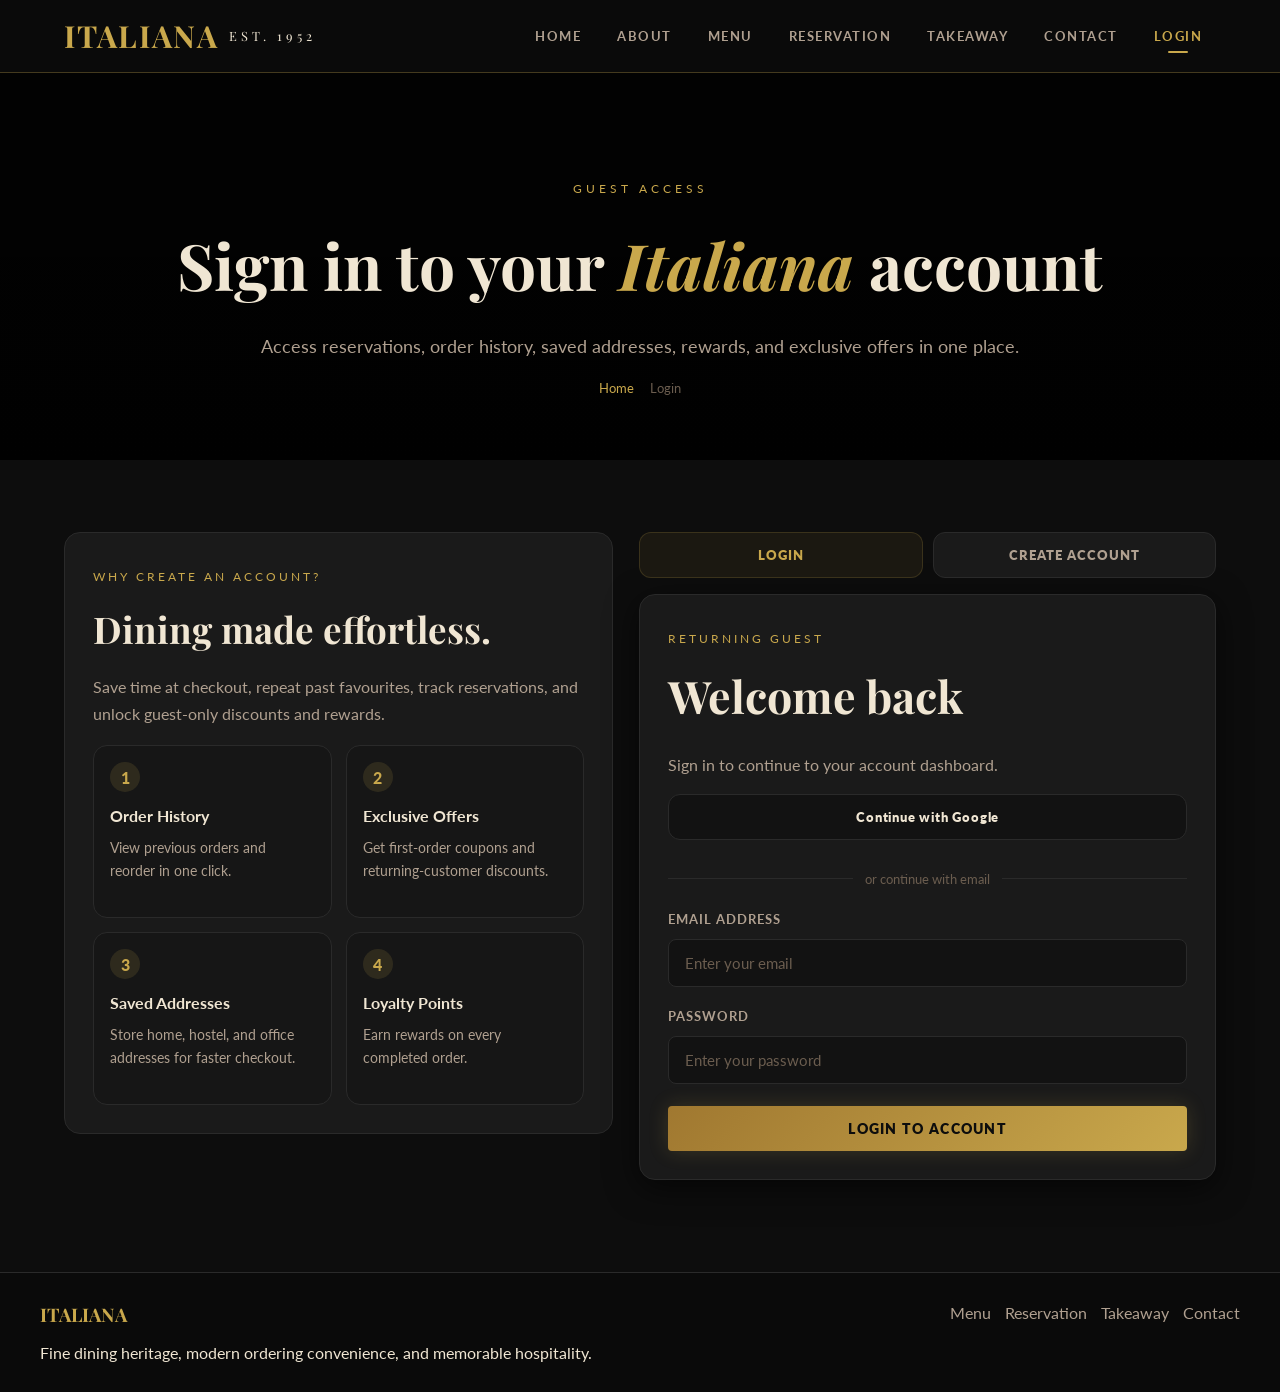
<file: about.html>
<!DOCTYPE html>
<html lang="en">
<head>
  <meta charset="UTF-8" />
  <meta name="viewport" content="width=device-width, initial-scale=1.0" />
  <title>My Account | Italiana</title>
  <link rel="preconnect" href="https://fonts.googleapis.com">
  <link rel="preconnect" href="https://fonts.gstatic.com" crossorigin>
  <link href="https://fonts.googleapis.com/css2?family=Playfair+Display:wght@400;600;700;800&family=Lato:wght@300;400;700;900&display=swap" rel="stylesheet">
  <link rel="stylesheet" href="style.css">
  <script src="https://accounts.google.com/gsi/client" async defer></script>
  <script src="app.js"></script>
</head>
<body>
  <div id="loader"><div class="loader-logo">ITALIANA</div><div class="loader-bar"></div></div>
  <div id="toast" class="toast"><div id="toastIcon" class="toast-icon">✓</div><span id="toastText">Success</span></div>

  <header>
    <nav class="navbar">
      <a href="index.html" class="logo">ITALIANA <span>EST. 1952</span></a>
      <div class="nav-links" id="navLinks">
        <a href="index.html">Home</a>
        <a href="about.html">About</a>
        <a href="menu.html">Menu</a>
        <a href="reservation.html">Reservation</a>
        <a href="takeaway.html">Takeaway</a>
        <a href="contact.html">Contact</a>
        <a href="login.html">Login</a>
      </div>
      <button class="hamburger" id="hamburger" aria-label="Toggle navigation">
        <span></span><span></span><span></span><span></span>
      </button>
    </nav>
  </header>

  <section class="page-header account-hero-header">
    <div class="page-header-bg"></div>
    <div class="page-header-overlay"></div>
    <div class="container page-header-content">
      <div class="section-tag">My Account</div>
      <h1>Your <em>Italiana</em> guest profile</h1>
      <p>Manage your profile, delivery orders, order history, reservations, saved addresses, and loyalty rewards.</p>
      <div class="breadcrumb">
        <a href="index.html">Home</a><span></span><span>My Account</span>
      </div>
    </div>
  </section>

  <main class="account-page-main" id="accountPage">
    <div class="container">
      <section class="account-overview-shell" data-animate>
        <div class="account-profile-card">
          <div class="account-avatar" id="accountAvatarText">U</div>
          <div class="account-user-copy">
            <h2 id="accountUserName">Guest User</h2>
            <p id="accountUserEmail">guest@example.com</p>
          </div>
          <div class="account-loyalty-pill">
            <span>Loyalty Points</span>
            <strong id="loyaltyPointsText">0</strong>
          </div>
          <button type="button" class="btn-outline account-logout-btn" id="logoutBtn">Logout</button>
        </div>

        <div class="account-stat-grid">
          <div class="account-stat-card"><span>Total Orders</span><strong id="overviewOrdersCount">0</strong></div>
          <div class="account-stat-card"><span>Reservations</span><strong id="overviewReservationsCount">0</strong></div>
          <div class="account-stat-card"><span>Total Spent</span><strong id="overviewSpentTotal">₹0</strong></div>
          <div class="account-stat-card"><span>Current Delivery</span><strong id="currentDeliveryStatus">No active delivery</strong></div>
        </div>
      </section>

      <section class="account-dashboard-layout">
        <aside class="account-sidebar" data-animate>
          <button class="account-nav-btn active" data-tab="overviewTab" type="button">Overview</button>
          <button class="account-nav-btn" data-tab="trackingTab" type="button">Order Tracking</button>
          <button class="account-nav-btn" data-tab="ordersTab" type="button">Order History</button>
          <button class="account-nav-btn" data-tab="reservationsTab" type="button">Reservations</button>
          <button class="account-nav-btn" data-tab="addressesTab" type="button">Saved Addresses</button>
          <button class="account-nav-btn" data-tab="profileTab" type="button">Profile Settings</button>
        </aside>

        <section class="account-content-area" data-animate>
          <div class="account-tab active" id="overviewTab">
            <div class="account-section-head">
              <div>
                <span class="account-mini-label">Overview</span>
                <h2>Rewards and offers</h2>
              </div>
              <a href="takeaway.html" class="btn-primary">Order Now</a>
            </div>

            <div class="loyalty-banner-card">
              <span class="loyalty-banner-tag">Rewards Wallet</span>
              <h3>Keep dining, keep earning.</h3>
              <p>Earn points with every order and unlock smarter discounts during checkout.</p>
              <div class="loyalty-banner-points">
                <small>Available Points</small>
                <strong id="loyaltyPointsTextDuplicate">0</strong>
              </div>
            </div>

            <div class="account-section-head compact-head">
              <div>
                <span class="account-mini-label">Offers</span>
                <h3>Available guest offers</h3>
              </div>
            </div>
            <div class="account-offers-grid" id="accountOffersGrid"></div>
          </div>

          <div class="account-tab" id="trackingTab">
            <div class="account-section-head">
              <div>
                <span class="account-mini-label">Tracking</span>
                <h2>Live delivery status</h2>
              </div>
              <a href="takeaway.html" class="btn-primary">Place New Order</a>
            </div>
            <div id="deliveryTrackingContainer"></div>
          </div>

          <div class="account-tab" id="ordersTab">
            <div class="account-section-head">
              <div>
                <span class="account-mini-label">Orders</span>
                <h2>Your order history</h2>
              </div>
              <a href="takeaway.html" class="btn-primary">Start New Order</a>
            </div>
            <div id="ordersHistoryContainer"></div>
          </div>

          <div class="account-tab" id="reservationsTab">
            <div class="account-section-head">
              <div>
                <span class="account-mini-label">Reservations</span>
                <h2>Your booking history</h2>
              </div>
              <a href="reservation.html" class="btn-primary">Reserve a Table</a>
            </div>
            <div id="reservationsHistoryContainer"></div>
          </div>

          <div class="account-tab" id="addressesTab">
            <div class="account-section-head">
              <div>
                <span class="account-mini-label">Addresses</span>
                <h2>Saved delivery addresses</h2>
              </div>
              <button type="button" class="btn-primary" id="toggleAddressFormBtn">Add Address</button>
            </div>

            <div class="inline-address-form-wrap" id="addAddressWrap">
              <form id="addAddressForm" class="auth-form mini-address-form">
                <div class="form-group">
                  <label for="addressLabel">Address Label</label>
                  <input type="text" id="addressLabel" placeholder="Home, Hostel, Office">
                </div>
                <div class="form-group">
                  <label for="addressText">Full Address</label>
                  <textarea id="addressText" rows="4" placeholder="Enter your complete address"></textarea>
                </div>
                <button type="button" class="btn-submit" id="saveAddressBtn">Save Address</button>
              </form>
            </div>

            <div id="savedAddressesContainer"></div>
          </div>

          <div class="account-tab" id="profileTab">
            <div class="account-section-head">
              <div>
                <span class="account-mini-label">Profile</span>
                <h2>Update your information</h2>
              </div>
            </div>

            <form id="profileForm" class="auth-form profile-form-card">
              <div class="form-group">
                <label for="profileName">Full Name</label>
                <input type="text" id="profileName" placeholder="Enter your full name" required>
              </div>
              <div class="form-group">
                <label for="profilePhone">Phone Number</label>
                <input type="tel" id="profilePhone" placeholder="Enter your phone number" required>
              </div>
              <div class="form-group">
                <label for="profileEmail">Email Address</label>
                <input type="email" id="profileEmail" placeholder="Enter your email" required>
              </div>
              <button type="submit" class="btn-submit" id="profileUpdateBtn">Save Changes</button>
            </form>
          </div>
        </section>
      </section>
    </div>
  </main>

  <footer class="footer">
    <div class="container footer-content">
      <div>
        <h3>ITALIANA</h3>
        <p>Classic hospitality, seamless digital convenience, and thoughtful guest experiences.</p>
      </div>
      <div class="footer-links">
        <a href="menu.html">Menu</a>
        <a href="reservation.html">Reservation</a>
        <a href="takeaway.html">Takeaway</a>
        <a href="contact.html">Contact</a>
      </div>
    </div>
  </footer>
</body>
</html>
</file>
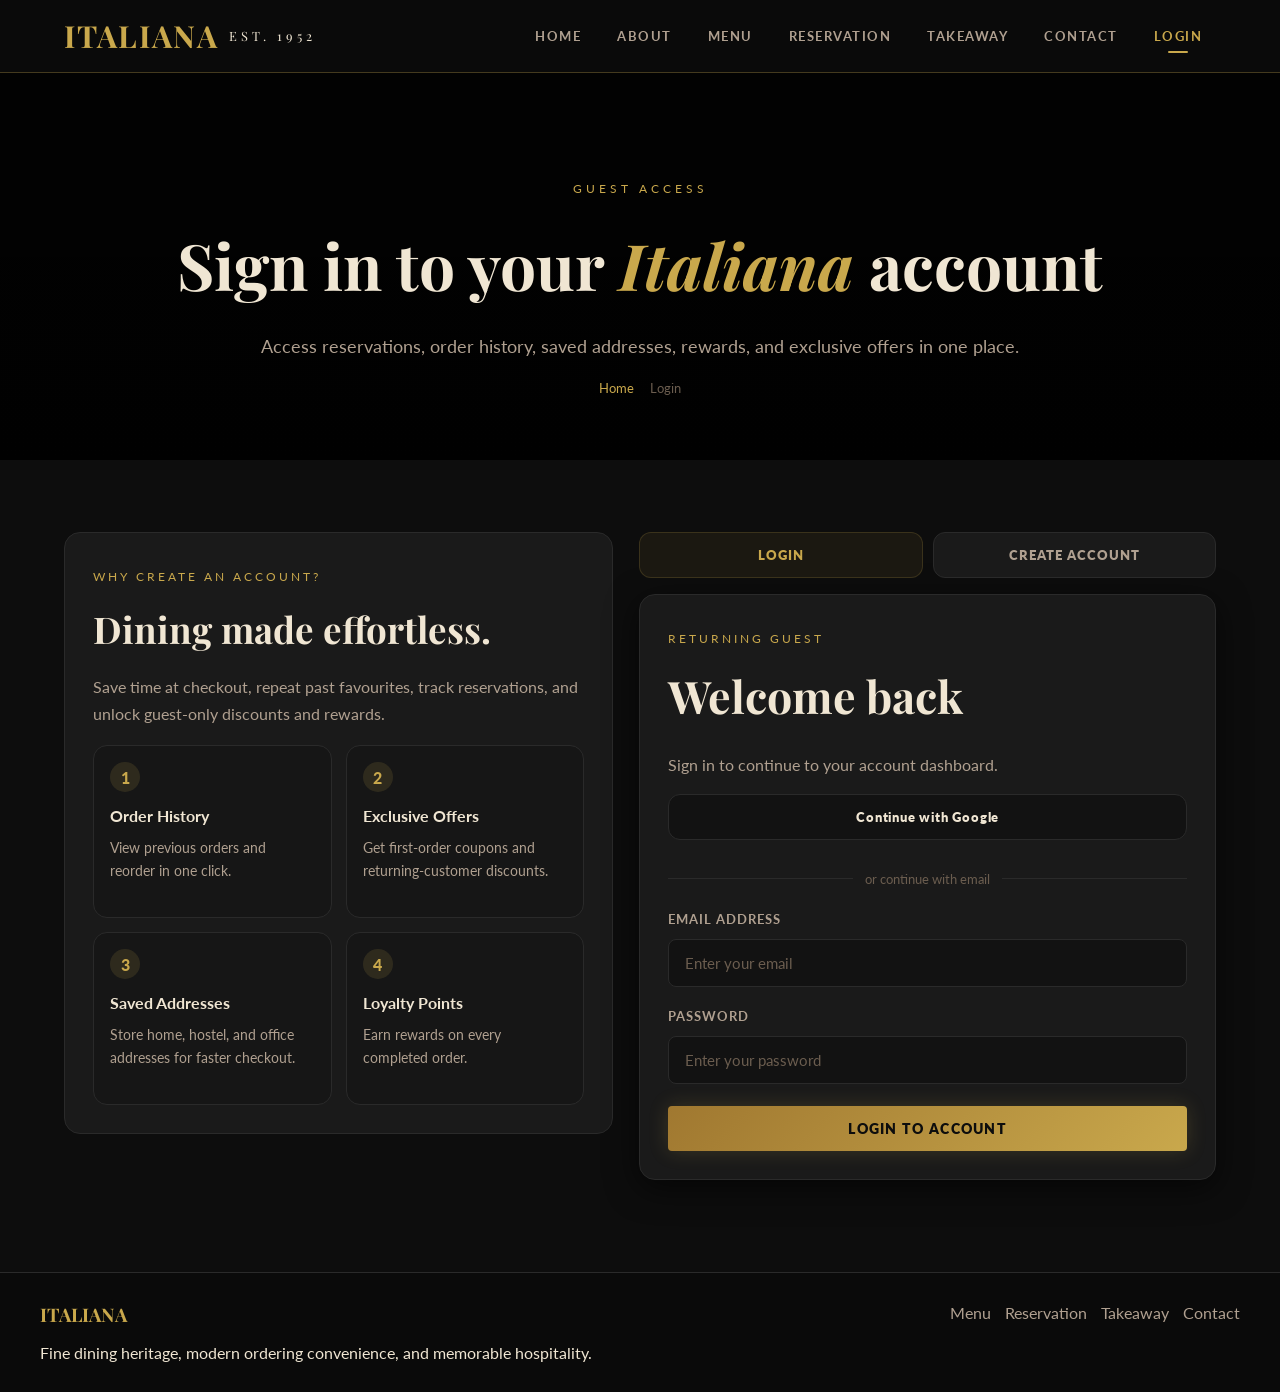
<file: account.html>
<!DOCTYPE html>
<html lang="en">
<head>
  <meta charset="UTF-8" />
  <meta name="viewport" content="width=device-width, initial-scale=1.0" />
  <title>My Account | Italiana</title>
  <link rel="preconnect" href="https://fonts.googleapis.com">
  <link rel="preconnect" href="https://fonts.gstatic.com" crossorigin>
  <link href="https://fonts.googleapis.com/css2?family=Playfair+Display:wght@400;600;700;800&family=Lato:wght@300;400;700;900&display=swap" rel="stylesheet">
  <link rel="stylesheet" href="style.css">
  <script src="https://accounts.google.com/gsi/client" async defer></script>
  <script src="app.js"></script>
</head>
<body>
  <div id="loader"><div class="loader-logo">ITALIANA</div><div class="loader-bar"></div></div>
  <div id="toast" class="toast"><div id="toastIcon" class="toast-icon"></div><span id="toastText">Success</span></div>

  <header>
    <nav class="navbar">
      <a href="index.html" class="logo">ITALIANA <span>EST. 1952</span></a>
      <div class="nav-links" id="navLinks">
        <a href="index.html">Home</a>
        <a href="about.html">About</a>
        <a href="menu.html">Menu</a>
        <a href="reservation.html">Reservation</a>
        <a href="takeaway.html">Takeaway</a>
        <a href="contact.html">Contact</a>
        <a href="login.html">Login</a>
      </div>
      <button class="hamburger" id="hamburger" aria-label="Toggle navigation">
        <span></span><span></span><span></span><span></span>
      </button>
    </nav>
  </header>

  <section class="page-header account-hero-header">
    <div class="page-header-bg"></div>
    <div class="page-header-overlay"></div>
    <div class="container page-header-content">
      <div class="section-tag">My Account</div>
      <h1>Your <em>Italiana</em> guest profile</h1>
      <p>Manage your profile, delivery orders, order history, reservations, saved addresses, and loyalty rewards.</p>
      <div class="breadcrumb">
        <a href="index.html">Home</a><span></span><span>My Account</span>
      </div>
    </div>
  </section>

  <main class="account-page-main" id="accountPage">
    <div class="container">
      <section class="account-overview-shell" data-animate>
        <div class="account-profile-card">
          <div class="account-avatar" id="accountAvatarText">U</div>
          <div class="account-user-copy">
            <h2 id="accountUserName">Guest User</h2>
            <p id="accountUserEmail">guest@example.com</p>
          </div>
          <div class="account-loyalty-pill">
            <span>Loyalty Points</span>
            <strong id="loyaltyPointsText">0</strong>
          </div>
          <button type="button" class="btn-outline account-logout-btn" id="logoutBtn">Logout</button>
        </div>

        <div class="account-stat-grid">
          <div class="account-stat-card"><span>Total Orders</span><strong id="overviewOrdersCount">0</strong></div>
          <div class="account-stat-card"><span>Reservations</span><strong id="overviewReservationsCount">0</strong></div>
          <div class="account-stat-card"><span>Total Spent</span><strong id="overviewSpentTotal">₹0</strong></div>
          <div class="account-stat-card"><span>Current Delivery</span><strong id="currentDeliveryStatus">No active delivery</strong></div>
        </div>
      </section>

      <section class="account-dashboard-layout">
        <aside class="account-sidebar" data-animate>
          <button class="account-nav-btn active" data-tab="overviewTab" type="button">Overview</button>
          <button class="account-nav-btn" data-tab="trackingTab" type="button">Order Tracking</button>
          <button class="account-nav-btn" data-tab="ordersTab" type="button">Order History</button>
          <button class="account-nav-btn" data-tab="reservationsTab" type="button">Reservations</button>
          <button class="account-nav-btn" data-tab="addressesTab" type="button">Saved Addresses</button>
          <button class="account-nav-btn" data-tab="profileTab" type="button">Profile Settings</button>
        </aside>

        <section class="account-content-area" data-animate>
          <div class="account-tab active" id="overviewTab">
            <div class="account-section-head">
              <div>
                <span class="account-mini-label">Overview</span>
                <h2>Rewards and offers</h2>
              </div>
              <a href="takeaway.html" class="btn-primary">Order Now</a>
            </div>

            <div class="loyalty-banner-card">
              <span class="loyalty-banner-tag">Rewards Wallet</span>
              <h3>Keep dining, keep earning.</h3>
              <p>Earn points with every order and unlock smarter discounts during checkout.</p>
              <div class="loyalty-banner-points">
                <small>Available Points</small>
                <strong id="loyaltyPointsTextDuplicate">0</strong>
              </div>
            </div>

            <div class="account-section-head compact-head">
              <div>
                <span class="account-mini-label">Offers</span>
                <h3>Available guest offers</h3>
              </div>
            </div>
            <div class="account-offers-grid" id="accountOffersGrid"></div>
          </div>

          <div class="account-tab" id="trackingTab">
            <div class="account-section-head">
              <div>
                <span class="account-mini-label">Tracking</span>
                <h2>Live delivery status</h2>
              </div>
              <a href="takeaway.html" class="btn-primary">Place New Order</a>
            </div>
            <div id="deliveryTrackingContainer"></div>
          </div>

          <div class="account-tab" id="ordersTab">
            <div class="account-section-head">
              <div>
                <span class="account-mini-label">Orders</span>
                <h2>Your order history</h2>
              </div>
              <a href="takeaway.html" class="btn-primary">Start New Order</a>
            </div>
            <div id="ordersHistoryContainer"></div>
          </div>

          <div class="account-tab" id="reservationsTab">
            <div class="account-section-head">
              <div>
                <span class="account-mini-label">Reservations</span>
                <h2>Your booking history</h2>
              </div>
              <a href="reservation.html" class="btn-primary">Reserve a Table</a>
            </div>
            <div id="reservationsHistoryContainer"></div>
          </div>

          <div class="account-tab" id="addressesTab">
            <div class="account-section-head">
              <div>
                <span class="account-mini-label">Addresses</span>
                <h2>Saved delivery addresses</h2>
              </div>
              <button type="button" class="btn-primary" id="toggleAddressFormBtn">Add Address</button>
            </div>

            <div class="inline-address-form-wrap" id="addAddressWrap">
              <form id="addAddressForm" class="auth-form mini-address-form">
                <div class="form-group">
                  <label for="addressLabel">Address Label</label>
                  <input type="text" id="addressLabel" placeholder="Home, Hostel, Office">
                </div>
                <div class="form-group">
                  <label for="addressText">Full Address</label>
                  <textarea id="addressText" rows="4" placeholder="Enter your complete address"></textarea>
                </div>
                <button type="button" class="btn-submit" id="saveAddressBtn">Save Address</button>
              </form>
            </div>

            <div id="savedAddressesContainer"></div>
          </div>

          <div class="account-tab" id="profileTab">
            <div class="account-section-head">
              <div>
                <span class="account-mini-label">Profile</span>
                <h2>Update your information</h2>
              </div>
            </div>

            <form id="profileForm" class="auth-form profile-form-card">
              <div class="form-group">
                <label for="profileName">Full Name</label>
                <input type="text" id="profileName" placeholder="Enter your full name" required>
              </div>
              <div class="form-group">
                <label for="profilePhone">Phone Number</label>
                <input type="tel" id="profilePhone" placeholder="Enter your phone number" required>
              </div>
              <div class="form-group">
                <label for="profileEmail">Email Address</label>
                <input type="email" id="profileEmail" placeholder="Enter your email" required>
              </div>
              <button type="submit" class="btn-submit" id="profileUpdateBtn">Save Changes</button>
            </form>
          </div>
        </section>
      </section>
    </div>
  </main>

  <footer class="footer">
    <div class="container footer-content">
      <div>
        <h3>ITALIANA</h3>
        <p>Classic hospitality, seamless digital convenience, and thoughtful guest experiences.</p>
      </div>
      <div class="footer-links">
        <a href="menu.html">Menu</a>
        <a href="reservation.html">Reservation</a>
        <a href="takeaway.html">Takeaway</a>
        <a href="contact.html">Contact</a>
      </div>
    </div>
  </footer>
</body>
</html>
</file>
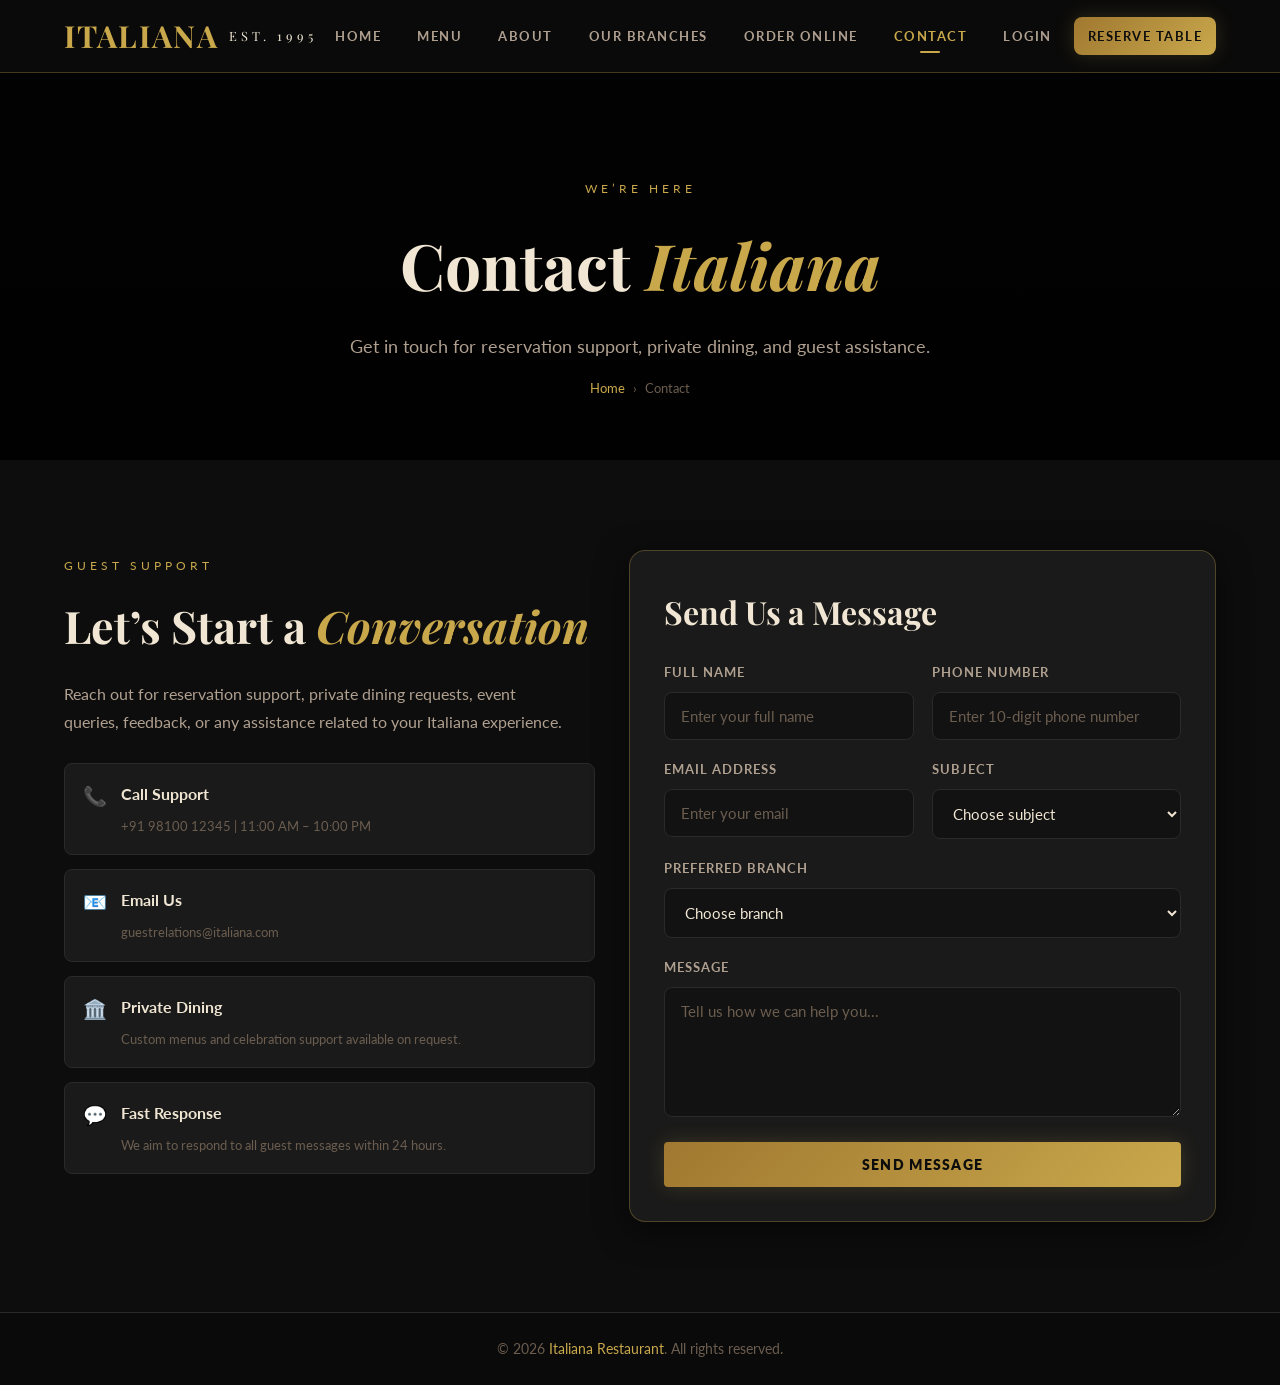
<file: contact.html>
<!DOCTYPE html>
<html lang="en">
<head>
  <meta charset="UTF-8" />
  <meta name="viewport" content="width=device-width, initial-scale=1.0" />
  <title>Contact | Italiana</title>
  <link rel="stylesheet" href="style.css" />
</head>
<body>
  <div id="loader">
    <div class="loader-logo">ITALIANA</div>
    <div class="loader-bar"></div>
  </div>

  <header>
    <nav class="navbar container">
      <a href="index.html" class="logo">
        ITALIANA
        <span>Est. 1995</span>
      </a>

      <div class="nav-links" id="navLinks">
        <a href="index.html">Home</a>
        <a href="menu.html">Menu</a>
        <a href="about.html">About</a>
        <a href="branches.html">Our Branches</a>
        <a href="takeaway.html">Order Online</a>
        <a href="contact.html" class="active">Contact</a>
        <a href="login.html">Login</a>
        <a href="reservation.html" class="btn-reserve">Reserve Table</a>
      </div>

      <button class="hamburger" id="hamburger" aria-label="Open menu">
        <span></span>
        <span></span>
        <span></span>
      </button>
    </nav>
  </header>

  <main>
    <div class="page-header">
      <div class="page-header-bg"></div>
      <div class="page-header-overlay"></div>
      <div class="page-header-content container">
        <div class="section-tag">We’re Here</div>
        <h1>Contact <em>Italiana</em></h1>
        <p>Get in touch for reservation support, private dining, and guest assistance.</p>

        <div class="breadcrumb">
          <a href="index.html">Home</a>
          <span>›</span>
          <span>Contact</span>
        </div>
      </div>
    </div>

    <section class="section">
      <div class="container">
        <div class="reservation-container">
          <div class="res-info" data-animate>
            <div class="section-tag">Guest Support</div>
            <h2>Let’s Start a <em>Conversation</em></h2>
            <p>
              Reach out for reservation support, private dining requests, event queries,
              feedback, or any assistance related to your Italiana experience.
            </p>

            <div class="res-details">
              <div class="res-detail-item">
                <span>📞</span>
                <div>
                  <strong>Call Support</strong>
                  <small>+91 98100 12345 | 11:00 AM – 10:00 PM</small>
                </div>
              </div>

              <div class="res-detail-item">
                <span>📧</span>
                <div>
                  <strong>Email Us</strong>
                  <small>guestrelations@italiana.com</small>
                </div>
              </div>

              <div class="res-detail-item">
                <span>🏛️</span>
                <div>
                  <strong>Private Dining</strong>
                  <small>Custom menus and celebration support available on request.</small>
                </div>
              </div>

              <div class="res-detail-item">
                <span>💬</span>
                <div>
                  <strong>Fast Response</strong>
                  <small>We aim to respond to all guest messages within 24 hours.</small>
                </div>
              </div>
            </div>
          </div>

          <div class="form-card" data-animate>
            <h2 class="form-title">Send Us a Message</h2>

            <form id="contactForm">
              <div class="form-row">
                <div class="form-group">
                  <label for="contactName">Full Name</label>
                  <input type="text" id="contactName" placeholder="Enter your full name" required />
                </div>

                <div class="form-group">
                  <label for="contactPhone">Phone Number</label>
                  <input type="tel" id="contactPhone" placeholder="Enter 10-digit phone number" required />
                </div>
              </div>

              <div class="form-row">
                <div class="form-group">
                  <label for="contactEmail">Email Address</label>
                  <input type="email" id="contactEmail" placeholder="Enter your email" required />
                </div>

                <div class="form-group">
                  <label for="contactSubject">Subject</label>
                  <select id="contactSubject" required>
                    <option value="">Choose subject</option>
                    <option value="General Inquiry">General Inquiry</option>
                    <option value="Reservation Help">Reservation Help</option>
                    <option value="Private Dining">Private Dining</option>
                    <option value="Feedback">Feedback</option>
                  </select>
                </div>
              </div>

              <div class="form-group">
                <label for="contactBranch">Preferred Branch</label>
                <select id="contactBranch">
                  <option value="">Choose branch</option>
                  <option value="New Delhi - Connaught Place">New Delhi - Connaught Place</option>
                  <option value="Mumbai - Bandra West">Mumbai - Bandra West</option>
                  <option value="Bengaluru - Indiranagar">Bengaluru - Indiranagar</option>
                  <option value="Gurugram - Cyber Hub">Gurugram - Cyber Hub</option>
                  <option value="Chandigarh - Sector 17">Chandigarh - Sector 17</option>
                </select>
              </div>

              <div class="form-group">
                <label for="contactMessage">Message</label>
                <textarea id="contactMessage" placeholder="Tell us how we can help you..." required></textarea>
              </div>

              <button type="submit" class="btn-submit">Send Message</button>
            </form>
          </div>
        </div>
      </div>
    </section>
  </main>

  <footer>
    <div class="container">
      <div class="footer-bottom">
        <p>© 2026 <span>Italiana Restaurant</span>. All rights reserved.</p>
      </div>
    </div>
  </footer>

  <div class="toast" id="toast">
    <span class="toast-icon" id="toastIcon">✓</span>
    <span class="toast-text" id="toastText">Done</span>
  </div>

  <script src="app.js"></script>
</body>
</html>
</file>
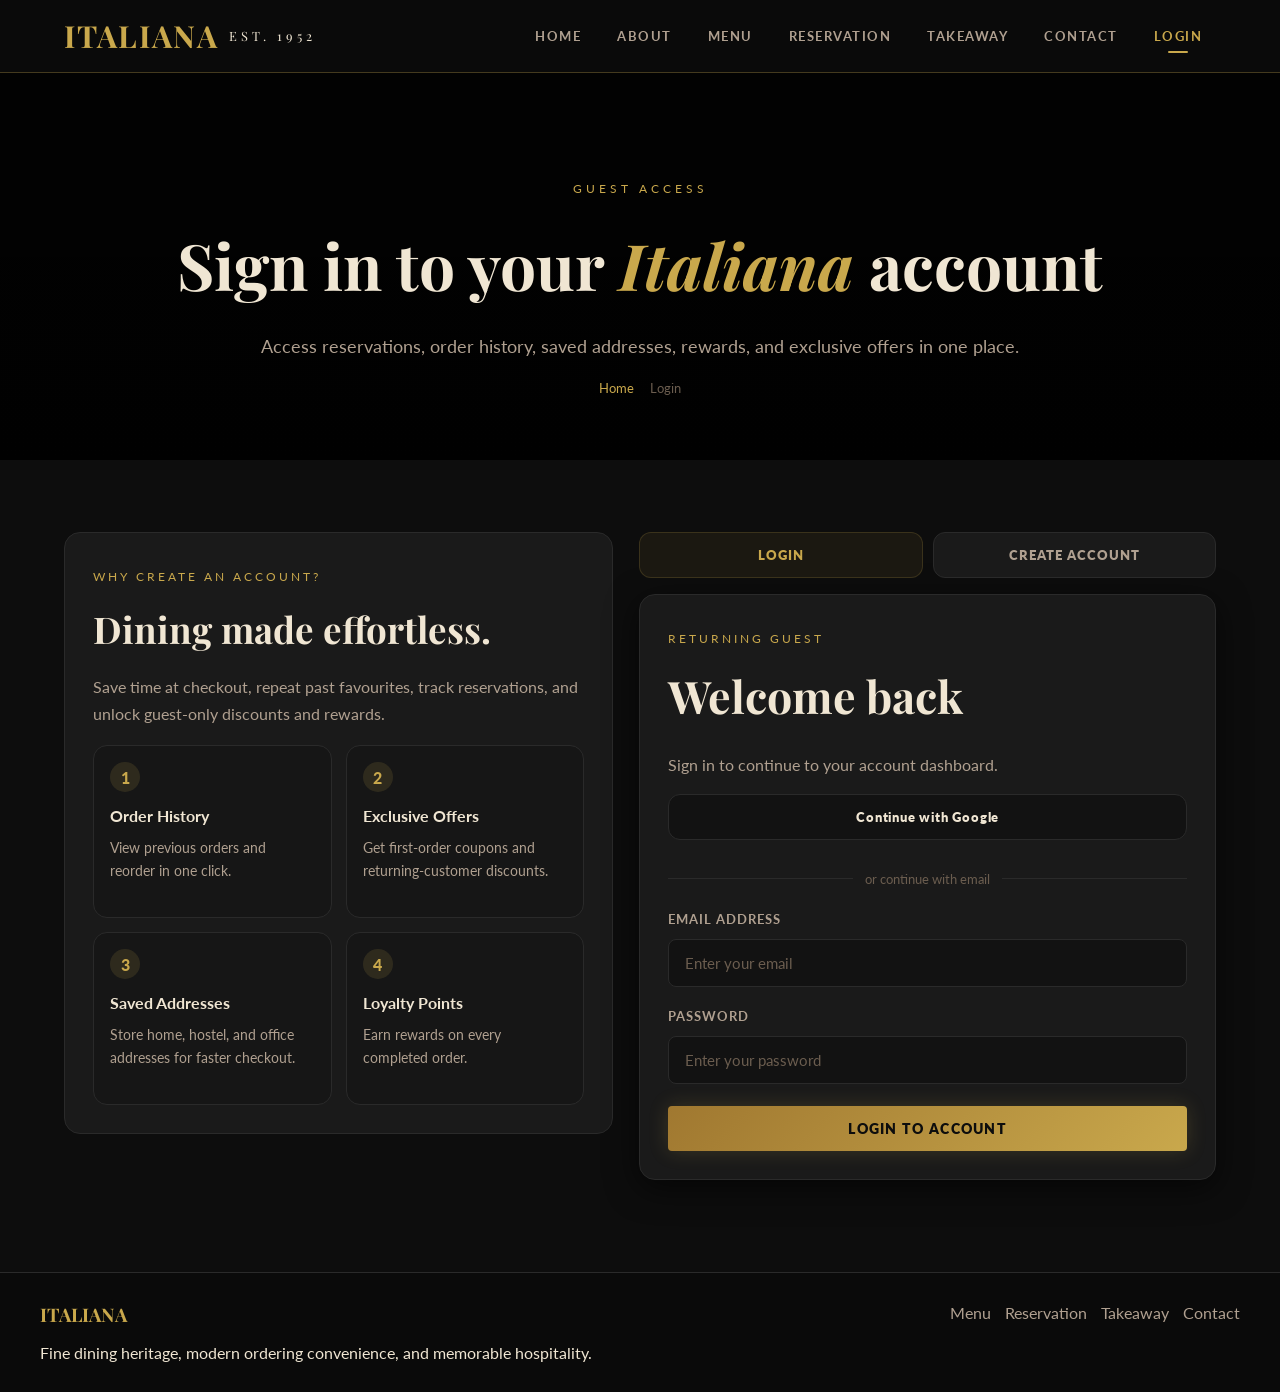
<file: login.html>
<!DOCTYPE html>
<html lang="en">
<head>
  <meta charset="UTF-8" />
  <meta name="viewport" content="width=device-width, initial-scale=1.0" />
  <title>Login | Italiana</title>
  <link rel="preconnect" href="https://fonts.googleapis.com">
  <link rel="preconnect" href="https://fonts.gstatic.com" crossorigin>
  <link href="https://fonts.googleapis.com/css2?family=Playfair+Display:wght@400;600;700;800&family=Lato:wght@300;400;700;900&display=swap" rel="stylesheet">
  <link rel="stylesheet" href="style.css">
  <script src="https://accounts.google.com/gsi/client" async defer></script>
  <script src="app.js"></script>
</head>
<body>
  <div id="loader"><div class="loader-logo">ITALIANA</div><div class="loader-bar"></div></div>
  <div id="toast" class="toast"><div id="toastIcon" class="toast-icon"></div><span id="toastText">Success</span></div>

  <header>
    <nav class="navbar">
      <a href="index.html" class="logo">ITALIANA <span>EST. 1952</span></a>
      <div class="nav-links" id="navLinks">
        <a href="index.html">Home</a>
        <a href="about.html">About</a>
        <a href="menu.html">Menu</a>
        <a href="reservation.html">Reservation</a>
        <a href="takeaway.html">Takeaway</a>
        <a href="contact.html">Contact</a>
        <a href="login.html" class="active">Login</a>
      </div>
      <button class="hamburger" id="hamburger" aria-label="Toggle navigation">
        <span></span><span></span><span></span><span></span>
      </button>
    </nav>
  </header>

  <section class="page-header auth-page-header">
    <div class="page-header-bg"></div>
    <div class="page-header-overlay"></div>
    <div class="container page-header-content">
      <div class="section-tag">Guest Access</div>
      <h1>Sign in to your <em>Italiana</em> account</h1>
      <p>Access reservations, order history, saved addresses, rewards, and exclusive offers in one place.</p>
      <div class="breadcrumb">
        <a href="index.html">Home</a><span></span><span>Login</span>
      </div>
    </div>
  </section>

  <main class="auth-main-section">
    <div class="container">
      <div class="auth-layout">
        <aside class="auth-side-panel" data-animate>
          <div class="auth-side-badge">Why create an account?</div>
          <h2>Dining made effortless.</h2>
          <p>Save time at checkout, repeat past favourites, track reservations, and unlock guest-only discounts and rewards.</p>
          <div class="auth-benefits-grid">
            <div class="auth-benefit-card"><div class="auth-benefit-icon">1</div><h3>Order History</h3><p>View previous orders and reorder in one click.</p></div>
            <div class="auth-benefit-card"><div class="auth-benefit-icon">2</div><h3>Exclusive Offers</h3><p>Get first-order coupons and returning-customer discounts.</p></div>
            <div class="auth-benefit-card"><div class="auth-benefit-icon">3</div><h3>Saved Addresses</h3><p>Store home, hostel, and office addresses for faster checkout.</p></div>
            <div class="auth-benefit-card"><div class="auth-benefit-icon">4</div><h3>Loyalty Points</h3><p>Earn rewards on every completed order.</p></div>
          </div>
        </aside>

        <section class="auth-card-wrap" data-animate>
          <div class="auth-toggle-bar">
            <button class="auth-toggle-btn active" id="showLoginTab" type="button">Login</button>
            <button class="auth-toggle-btn" id="showSignupTab" type="button">Create Account</button>
          </div>

          <div class="auth-card">
            <div class="auth-tab-content active" id="loginTab">
              <div class="auth-card-head">
                <span class="auth-mini-tag">Returning Guest</span>
                <h2>Welcome back</h2>
                <p>Sign in to continue to your account dashboard.</p>
              </div>
              <button type="button" class="google-signin-btn" id="googleSignInBtn">Continue with Google</button>
              <div class="auth-divider"><span>or continue with email</span></div>
              <form id="loginForm" class="auth-form">
                <div class="form-group">
                  <label for="loginEmail">Email Address</label>
                  <input type="email" id="loginEmail" placeholder="Enter your email" required>
                </div>
                <div class="form-group">
                  <label for="loginPassword">Password</label>
                  <input type="password" id="loginPassword" placeholder="Enter your password" required>
                </div>
                <button type="submit" class="btn-submit">Login to Account</button>
              </form>
            </div>

            <div class="auth-tab-content" id="signupTab">
              <div class="auth-card-head">
                <span class="auth-mini-tag">New Guest</span>
                <h2>Create your account</h2>
                <p>Get faster ordering, reservation history, offers, and loyalty rewards.</p>
              </div>
              <button type="button" class="google-signin-btn" id="googleSignInBtnSignup">Sign up with Google</button>
              <div class="auth-divider"><span>or create with email</span></div>
              <form id="signupForm" class="auth-form">
                <div class="form-group">
                  <label for="signupName">Full Name</label>
                  <input type="text" id="signupName" placeholder="Enter your full name" required>
                </div>
                <div class="form-group">
                  <label for="signupPhone">Phone Number</label>
                  <input type="tel" id="signupPhone" placeholder="Enter your phone number" required>
                </div>
                <div class="form-group">
                  <label for="signupEmail">Email Address</label>
                  <input type="email" id="signupEmail" placeholder="Enter your email" required>
                </div>
                <div class="form-group">
                  <label for="signupPassword">Password</label>
                  <input type="password" id="signupPassword" placeholder="Create a password" required>
                </div>
                <button type="submit" class="btn-submit">Create Account</button>
              </form>
            </div>
          </div>
        </section>
      </div>
    </div>
  </main>

  <footer class="footer">
    <div class="container footer-content">
      <div>
        <h3>ITALIANA</h3>
        <p>Fine dining heritage, modern ordering convenience, and memorable hospitality.</p>
      </div>
      <div class="footer-links">
        <a href="menu.html">Menu</a>
        <a href="reservation.html">Reservation</a>
        <a href="takeaway.html">Takeaway</a>
        <a href="contact.html">Contact</a>
      </div>
    </div>
  </footer>
</body>
</html>
</file>
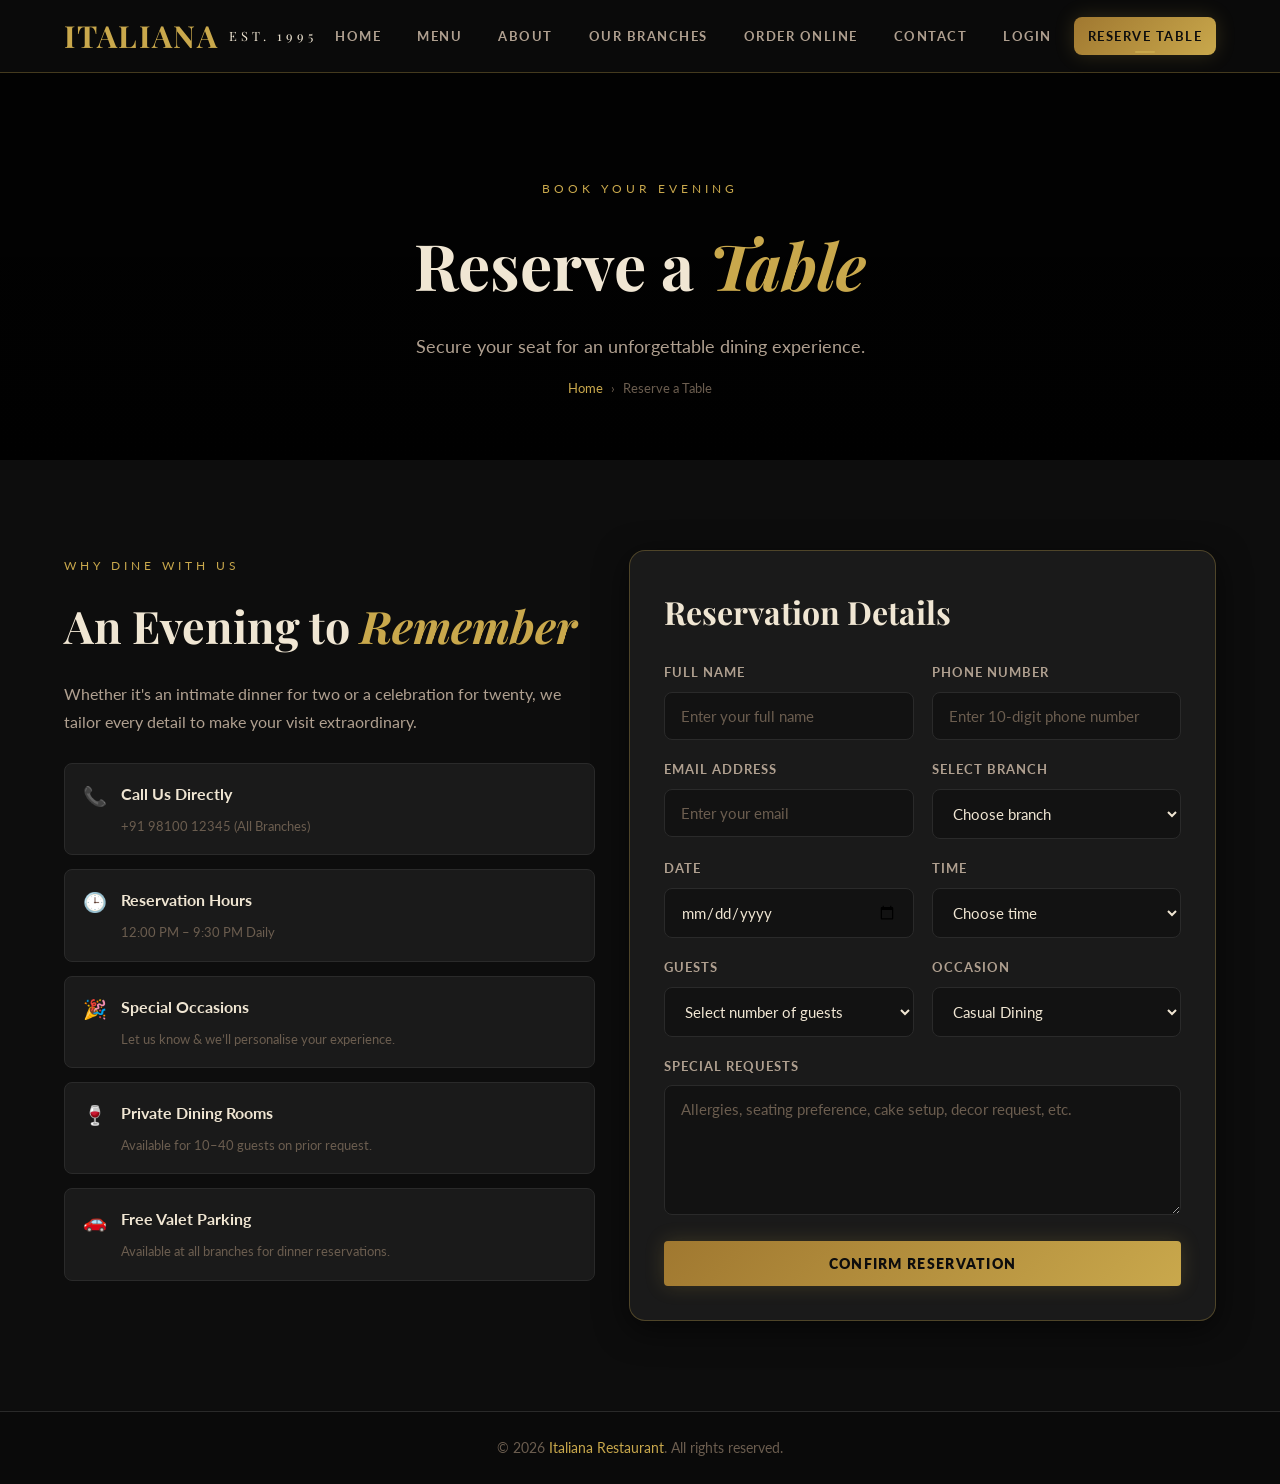
<file: reservation.html>
<!DOCTYPE html>
<html lang="en">
<head>
  <meta charset="UTF-8" />
  <meta name="viewport" content="width=device-width, initial-scale=1.0" />
  <title>Reserve a Table | Italiana</title>
  <link rel="stylesheet" href="style.css" />
</head>
<body>
  <div id="loader">
    <div class="loader-logo">ITALIANA</div>
    <div class="loader-bar"></div>
  </div>

  <header>
    <nav class="navbar container">
      <a href="index.html" class="logo">
        ITALIANA
        <span>Est. 1995</span>
      </a>

      <div class="nav-links" id="navLinks">
        <a href="index.html">Home</a>
        <a href="menu.html">Menu</a>
        <a href="about.html">About</a>
        <a href="branches.html">Our Branches</a>
        <a href="takeaway.html">Order Online</a>
        <a href="contact.html">Contact</a>
        <a href="login.html">Login</a>
        <a href="reservation.html" class="btn-reserve active">Reserve Table</a>
      </div>

      <button class="hamburger" id="hamburger" aria-label="Open menu">
        <span></span>
        <span></span>
        <span></span>
      </button>
    </nav>
  </header>

  <main>
    <div class="page-header">
      <div class="page-header-bg"></div>
      <div class="page-header-overlay"></div>
      <div class="page-header-content container">
        <div class="section-tag">Book Your Evening</div>
        <h1>Reserve a <em>Table</em></h1>
        <p>Secure your seat for an unforgettable dining experience.</p>

        <div class="breadcrumb">
          <a href="index.html">Home</a>
          <span>›</span>
          <span>Reserve a Table</span>
        </div>
      </div>
    </div>

    <section class="section">
      <div class="container">
        <div class="reservation-container">
          <div class="res-info" data-animate>
            <div class="section-tag">Why Dine With Us</div>
            <h2>An Evening to <em>Remember</em></h2>
            <p>
              Whether it's an intimate dinner for two or a celebration for twenty,
              we tailor every detail to make your visit extraordinary.
            </p>

            <div class="res-details">
              <div class="res-detail-item">
                <span>📞</span>
                <div>
                  <strong>Call Us Directly</strong>
                  <small>+91 98100 12345 (All Branches)</small>
                </div>
              </div>

              <div class="res-detail-item">
                <span>🕒</span>
                <div>
                  <strong>Reservation Hours</strong>
                  <small>12:00 PM – 9:30 PM Daily</small>
                </div>
              </div>

              <div class="res-detail-item">
                <span>🎉</span>
                <div>
                  <strong>Special Occasions</strong>
                  <small>Let us know & we’ll personalise your experience.</small>
                </div>
              </div>

              <div class="res-detail-item">
                <span>🍷</span>
                <div>
                  <strong>Private Dining Rooms</strong>
                  <small>Available for 10–40 guests on prior request.</small>
                </div>
              </div>

              <div class="res-detail-item">
                <span>🚗</span>
                <div>
                  <strong>Free Valet Parking</strong>
                  <small>Available at all branches for dinner reservations.</small>
                </div>
              </div>
            </div>
          </div>

          <div class="form-card" data-animate>
            <h2 class="form-title">Reservation Details</h2>

            <form id="reservationForm">
              <div class="form-row">
                <div class="form-group">
                  <label for="resName">Full Name</label>
                  <input type="text" id="resName" placeholder="Enter your full name" required />
                </div>

                <div class="form-group">
                  <label for="resPhone">Phone Number</label>
                  <input type="tel" id="resPhone" placeholder="Enter 10-digit phone number" required />
                </div>
              </div>

              <div class="form-row">
                <div class="form-group">
                  <label for="resEmail">Email Address</label>
                  <input type="email" id="resEmail" placeholder="Enter your email" required />
                </div>

                <div class="form-group">
                  <label for="resBranch">Select Branch</label>
                  <select id="resBranch" required>
                    <option value="">Choose branch</option>
                    <option value="Ludhiana - Ferozepur Road">Ludhiana - Ferozepur Road</option>
                    <option value="Chandigarh - Sector 17">Chandigarh - Sector 17</option>
                    <option value="Amritsar - Ranjit Avenue">Amritsar - Ranjit Avenue</option>
                    <option value="Jalandhar - Model Town">Jalandhar - Model Town</option>
                  </select>
                </div>
              </div>

              <div class="form-row">
                <div class="form-group">
                  <label for="resDate">Date</label>
                  <input type="date" id="resDate" required />
                </div>

                <div class="form-group">
                  <label for="resTime">Time</label>
                  <select id="resTime" required>
                    <option value="">Choose time</option>
                    <option value="12:00 PM">12:00 PM</option>
                    <option value="12:30 PM">12:30 PM</option>
                    <option value="1:00 PM">1:00 PM</option>
                    <option value="1:30 PM">1:30 PM</option>
                    <option value="2:00 PM">2:00 PM</option>
                    <option value="7:00 PM">7:00 PM</option>
                    <option value="7:30 PM">7:30 PM</option>
                    <option value="8:00 PM">8:00 PM</option>
                    <option value="8:30 PM">8:30 PM</option>
                    <option value="9:00 PM">9:00 PM</option>
                  </select>
                </div>
              </div>

              <div class="form-row">
                <div class="form-group">
                  <label for="resGuests">Guests</label>
                  <select id="resGuests" required>
                    <option value="">Select number of guests</option>
                    <option value="1">1 Guest</option>
                    <option value="2">2 Guests</option>
                    <option value="3">3 Guests</option>
                    <option value="4">4 Guests</option>
                    <option value="5">5 Guests</option>
                    <option value="6">6 Guests</option>
                    <option value="7">7 Guests</option>
                    <option value="8">8 Guests</option>
                    <option value="10+">10+ Guests</option>
                  </select>
                </div>

                <div class="form-group">
                  <label for="resOccasion">Occasion</label>
                  <select id="resOccasion">
                    <option value="Casual Dining">Casual Dining</option>
                    <option value="Birthday">Birthday</option>
                    <option value="Anniversary">Anniversary</option>
                    <option value="Family Dinner">Family Dinner</option>
                    <option value="Business Meeting">Business Meeting</option>
                    <option value="Private Celebration">Private Celebration</option>
                  </select>
                </div>
              </div>

              <div class="form-group">
                <label for="resNotes">Special Requests</label>
                <textarea id="resNotes" placeholder="Allergies, seating preference, cake setup, decor request, etc."></textarea>
              </div>

              <button type="submit" class="btn-submit">Confirm Reservation</button>
            </form>
          </div>
        </div>
      </div>
    </section>
  </main>

  <div class="modal-overlay" id="reservationModal" role="dialog" aria-modal="true">
    <div class="modal-box">
      <div class="modal-icon">✓</div>
      <h2>Reservation Confirmed</h2>
      <p>Your table has been reserved successfully. We look forward to hosting you.</p>

      <div class="reservation-summary">
        <div class="summary-row">
          <span>Name</span>
          <span id="sumName">—</span>
        </div>
        <div class="summary-row">
          <span>Branch</span>
          <span id="sumBranch">—</span>
        </div>
        <div class="summary-row">
          <span>Date</span>
          <span id="sumDate">—</span>
        </div>
        <div class="summary-row">
          <span>Time</span>
          <span id="sumTime">—</span>
        </div>
        <div class="summary-row">
          <span>Guests</span>
          <span id="sumGuests">—</span>
        </div>
      </div>

      <div class="modal-actions">
        <a href="index.html" class="btn-primary">Back to Home</a>
        <button type="button" class="btn-outline" id="closeReservationModal">Close</button>
      </div>
    </div>
  </div>

  <footer>
    <div class="container">
      <div class="footer-bottom">
        <p>© 2026 <span>Italiana Restaurant</span>. All rights reserved.</p>
      </div>
    </div>
  </footer>

  <div class="toast" id="toast">
    <span class="toast-icon" id="toastIcon">✓</span>
    <span class="toast-text" id="toastText">Done</span>
  </div>

  <script src="app.js"></script>
</body>
</html>
</file>
<file: style.css>
@import url('https://fonts.googleapis.com/css2?family=Playfair+Display:ital,wght@0,400;0,600;0,700;0,900;1,400&family=Lato:wght@300;400;700;900&display=swap');

:root {
  --gold: #c9a84c;
  --gold-light: #e8c97a;
  --gold-dark: #a07830;
  --bg-dark: #0d0d0d;
  --bg-card: #1a1a1a;
  --bg-section: #111111;
  --bg-nav: #0a0a0a;
  --text-primary: #f0e6d3;
  --text-secondary: #b0a090;
  --text-muted: #6b5d4f;
  --accent-red: #8b1a1a;
  --accent-red-light: #c0392b;
  --border: #2a2a2a;
  --border-gold: rgba(201, 168, 76, 0.3);
  --shadow: 0 8px 32px rgba(0, 0, 0, 0.6);
  --shadow-gold: 0 0 20px rgba(201, 168, 76, 0.2);
  --font-serif: 'Playfair Display', serif;
  --font-sans: 'Lato', sans-serif;
  --transition: all 0.35s cubic-bezier(0.4, 0, 0.2, 1);
  --radius: 8px;
  --radius-lg: 16px;
}

*,
*::before,
*::after {
  margin: 0;
  padding: 0;
  box-sizing: border-box;
}

html {
  scroll-behavior: smooth;
  font-size: 16px;
}

body {
  font-family: var(--font-sans);
  background-color: var(--bg-dark);
  color: var(--text-primary);
  line-height: 1.7;
  min-height: 100vh;
  display: flex;
  flex-direction: column;
  overflow-x: hidden;
}

a {
  text-decoration: none;
  color: inherit;
}

ul {
  list-style: none;
}

img {
  max-width: 100%;
  display: block;
}

button,
input,
select,
textarea {
  font-family: var(--font-sans);
}

button {
  cursor: pointer;
}

::-webkit-scrollbar {
  width: 0;
}

.container {
  max-width: 1200px;
  margin: 0 auto;
  padding: 0 24px;
}

.section {
  padding: 90px 0;
}

.section-dark {
  background: var(--bg-section);
}

.hidden {
  display: none !important;
}

/* Loader */
#loader {
  position: fixed;
  inset: 0;
  background: var(--bg-dark);
  display: flex;
  flex-direction: column;
  align-items: center;
  justify-content: center;
  z-index: 9999;
  transition: opacity 0.6s ease, visibility 0.6s ease;
}

#loader.hidden {
  opacity: 0;
  visibility: hidden;
}

.loader-logo {
  font-family: var(--font-serif);
  font-size: 3rem;
  color: var(--gold);
  letter-spacing: 4px;
  animation: pulse 1.5s ease-in-out infinite;
}

.loader-bar {
  width: 200px;
  height: 2px;
  background: var(--border);
  margin-top: 20px;
  border-radius: 2px;
  overflow: hidden;
}

.loader-bar::after {
  content: '';
  display: block;
  height: 100%;
  background: linear-gradient(90deg, var(--gold-dark), var(--gold-light));
  animation: loadBar 1.5s ease-in-out infinite;
}

@keyframes loadBar {
  0% { width: 0%; }
  100% { width: 100%; }
}

@keyframes pulse {
  0%, 100% { opacity: 1; }
  50% { opacity: 0.5; }
}

/* Header */
header {
  background: var(--bg-nav);
  border-bottom: 1px solid var(--border-gold);
  position: sticky;
  top: 0;
  z-index: 1000;
  backdrop-filter: blur(10px);
}

.navbar {
  max-width: 1200px;
  margin: 0 auto;
  padding: 0 24px;
  display: flex;
  align-items: center;
  justify-content: space-between;
  min-height: 72px;
}

.logo {
  font-family: var(--font-serif);
  font-size: 1.9rem;
  font-weight: 700;
  color: var(--gold);
  letter-spacing: 2px;
  display: flex;
  align-items: center;
  gap: 10px;
}

.logo span {
  color: var(--text-primary);
  font-weight: 400;
  font-size: 0.8rem;
  display: block;
  letter-spacing: 4px;
  text-transform: uppercase;
}

.nav-links {
  display: flex;
  align-items: center;
  gap: 8px;
}

.nav-links a {
  font-size: 0.82rem;
  font-weight: 700;
  letter-spacing: 1.5px;
  text-transform: uppercase;
  color: var(--text-secondary);
  padding: 8px 14px;
  border-radius: var(--radius);
  transition: var(--transition);
  position: relative;
}

.nav-links a:hover,
.nav-links a.active {
  color: var(--gold);
}

.nav-links a.active::after {
  content: '';
  position: absolute;
  bottom: 2px;
  left: 50%;
  transform: translateX(-50%);
  width: 20px;
  height: 2px;
  background: var(--gold);
  border-radius: 2px;
}

.btn-reserve,
.btn-primary,
.btn-gold-sm,
.btn-outline-sm {
  background: linear-gradient(135deg, var(--gold-dark), var(--gold));
  color: var(--bg-dark) !important;
  padding: 12px 24px;
  border-radius: 4px;
  font-weight: 800;
  letter-spacing: 1px;
  text-transform: uppercase;
  border: none;
  transition: var(--transition);
  box-shadow: var(--shadow-gold);
  display: inline-block;
}

.btn-reserve:hover,
.btn-primary:hover,
.btn-gold-sm:hover,
.btn-outline-sm:hover {
  transform: translateY(-2px);
  box-shadow: 0 0 30px rgba(201, 168, 76, 0.35);
}

.btn-outline {
  background: transparent;
  color: var(--text-primary);
  padding: 12px 24px;
  border-radius: 4px;
  border: 1px solid rgba(240, 230, 211, 0.3);
  font-weight: 700;
  letter-spacing: 1px;
  text-transform: uppercase;
  transition: var(--transition);
  display: inline-block;
}

.btn-outline:hover {
  border-color: var(--gold);
  color: var(--gold);
  transform: translateY(-2px);
}

.btn-danger-sm {
  background: transparent;
  border: 1px solid rgba(192, 57, 43, 0.35);
  color: #ff9e92 !important;
  padding: 10px 14px;
  border-radius: var(--radius);
  font-weight: 700;
  letter-spacing: 0.8px;
  text-transform: uppercase;
  transition: var(--transition);
}

.btn-danger-sm:hover {
  border-color: var(--accent-red-light);
  color: #ffb7af !important;
}

.hamburger {
  display: none;
  flex-direction: column;
  gap: 5px;
  background: transparent;
  border: none;
}

.hamburger span {
  width: 24px;
  height: 2px;
  background: var(--gold);
  border-radius: 2px;
  transition: var(--transition);
}

.hamburger.open span:nth-child(1) {
  transform: rotate(45deg) translate(5px, 5px);
}

.hamburger.open span:nth-child(2) {
  opacity: 0;
}

.hamburger.open span:nth-child(3) {
  transform: rotate(-45deg) translate(5px, -5px);
}

/* Hero */
.hero {
  position: relative;
  min-height: 100vh;
  display: grid;
  place-items: center;
  text-align: center;
  overflow: hidden;
}

.hero-bg {
  position: absolute;
  inset: 0;
  background: url('https://images.unsplash.com/photo-1414235077428-338989a2e8c0?auto=format&fit=crop&w=1600&q=80') center/cover no-repeat;
  transform: scale(1.08);
}

.hero-overlay {
  position: absolute;
  inset: 0;
  background: linear-gradient(135deg, rgba(0,0,0,0.82), rgba(10,5,0,0.75), rgba(0,0,0,0.85));
}

.hero-content {
  position: relative;
  z-index: 2;
  max-width: 800px;
  padding: 0 24px;
}

.hero-badge {
  display: inline-block;
  border: 1px solid var(--gold);
  color: var(--gold);
  font-size: 0.75rem;
  letter-spacing: 4px;
  text-transform: uppercase;
  padding: 6px 20px;
  margin-bottom: 24px;
}

.hero h1 {
  font-family: var(--font-serif);
  font-size: clamp(3rem, 8vw, 6rem);
  line-height: 1.1;
  margin-bottom: 20px;
}

.hero h1 em,
.section-header h2 em,
.page-header h1 em,
.order-section-title em {
  color: var(--gold);
  font-style: italic;
}

.hero p {
  font-size: 1.1rem;
  color: var(--text-secondary);
  max-width: 540px;
  margin: 0 auto 36px;
}

.hero-btns {
  display: flex;
  justify-content: center;
  gap: 16px;
  flex-wrap: wrap;
}

/* Page header */
.page-header {
  position: relative;
  padding: 100px 0 60px;
  text-align: center;
  overflow: hidden;
}

.page-header-bg {
  position: absolute;
  inset: 0;
  background: url('https://images.unsplash.com/photo-1555396273-367ea4eb4db5?auto=format&fit=crop&w=1400&q=80') center/cover;
}

.page-header-overlay {
  position: absolute;
  inset: 0;
  background: linear-gradient(to bottom, rgba(0,0,0,0.85), rgba(0,0,0,0.92));
}

.page-header-content {
  position: relative;
  z-index: 2;
}

.section-tag {
  display: inline-block;
  color: var(--gold);
  font-size: 0.75rem;
  letter-spacing: 4px;
  text-transform: uppercase;
  margin-bottom: 12px;
}

.page-header h1 {
  font-family: var(--font-serif);
  font-size: clamp(2.5rem, 5vw, 4rem);
  margin-bottom: 12px;
}

.page-header p {
  color: var(--text-secondary);
  font-size: 1.1rem;
}

.breadcrumb {
  display: flex;
  justify-content: center;
  gap: 8px;
  margin-top: 16px;
  font-size: 0.8rem;
  color: var(--text-muted);
  flex-wrap: wrap;
}

.breadcrumb a {
  color: var(--gold);
}

/* Section header */
.section-header {
  text-align: center;
  margin-bottom: 60px;
}

.section-header h2 {
  font-family: var(--font-serif);
  font-size: clamp(2rem, 4vw, 3rem);
  margin-bottom: 16px;
}

.section-header p {
  color: var(--text-secondary);
  max-width: 560px;
  margin: 0 auto;
}

/* Common cards/grids */
.about-grid,
.order-layout,
.payment-grid,
.auth-grid,
.reservation-container {
  display: grid;
  gap: 34px;
  align-items: start;
}

.about-grid {
  grid-template-columns: 1fr 1fr;
  gap: 80px;
  align-items: center;
}

.features-grid {
  display: grid;
  grid-template-columns: repeat(4, 1fr);
}

.feature-item {
  padding: 32px 24px;
  text-align: center;
  border-right: 1px solid var(--border);
  transition: var(--transition);
}

.feature-item:last-child {
  border-right: none;
}

.feature-item:hover {
  background: rgba(201, 168, 76, 0.05);
}

.feature-item h3 {
  font-family: var(--font-serif);
  color: var(--gold);
  margin-bottom: 6px;
}

.feature-item p {
  font-size: 0.85rem;
  color: var(--text-muted);
}

.about-img-wrap img,
.branch-img img,
.team-img img {
  width: 100%;
  border-radius: var(--radius-lg);
  object-fit: cover;
  border: 1px solid var(--border-gold);
  box-shadow: var(--shadow);
}

.about-text h2,
.form-title,
.auth-card h2,
.res-info h2 {
  font-family: var(--font-serif);
  font-size: clamp(2rem, 4vw, 2.8rem);
  margin-bottom: 16px;
}

.about-text p,
.res-info p,
.auth-card p {
  color: var(--text-secondary);
}

/* Menu */
.menu-filter {
  display: flex;
  justify-content: center;
  flex-wrap: wrap;
  gap: 12px;
  margin-bottom: 40px;
}

.filter-btn {
  background: transparent;
  border: 1px solid var(--border);
  color: var(--text-secondary);
  padding: 8px 24px;
  border-radius: 30px;
  font-size: 0.85rem;
  font-weight: 700;
  letter-spacing: 1px;
  text-transform: uppercase;
  transition: var(--transition);
}

.filter-btn:hover,
.filter-btn.active {
  background: var(--gold);
  border-color: var(--gold);
  color: var(--bg-dark);
}

.menu-grid,
.mini-menu-grid,
.branches-grid,
.team-grid {
  display: grid;
  gap: 28px;
}

.menu-grid,
.mini-menu-grid {
  grid-template-columns: repeat(auto-fill, minmax(280px, 1fr));
}

.branches-grid {
  grid-template-columns: repeat(auto-fill, minmax(340px, 1fr));
}

.team-grid {
  grid-template-columns: repeat(auto-fill, minmax(220px, 1fr));
}

.menu-card,
.branch-card,
.team-card,
.form-card,
.auth-card,
.payment-card,
.address-card,
.account-profile-card,
.account-stat-card,
.loyalty-banner-card,
.order-card,
.reservation-history-card,
.address-card-item,
.delivery-tracking-card,
.offer-card {
  background: var(--bg-card);
  border: 1px solid var(--border);
  border-radius: var(--radius-lg);
  overflow: hidden;
  transition: var(--transition);
  box-shadow: var(--shadow);
}

.menu-card:hover,
.branch-card:hover,
.team-card:hover,
.account-profile-card:hover,
.account-stat-card:hover,
.address-card-item:hover,
.order-card:hover,
.reservation-history-card:hover,
.delivery-tracking-card:hover {
  transform: translateY(-6px);
  border-color: var(--border-gold);
  box-shadow: var(--shadow-gold), var(--shadow);
}

.badge {
  position: absolute;
  top: 14px;
  left: 14px;
  z-index: 3;
  background: var(--gold);
  color: var(--bg-dark);
  font-size: 0.7rem;
  font-weight: 700;
  letter-spacing: 1px;
  text-transform: uppercase;
  padding: 4px 12px;
  border-radius: 30px;
}

.badge.veg {
  background: #2ecc71;
}

.badge.spicy {
  background: var(--accent-red-light);
  color: #fff;
}

.card-img {
  height: 220px;
  overflow: hidden;
  position: relative;
}

.card-img img,
.branch-img img,
.team-img img {
  width: 100%;
  height: 100%;
  object-fit: cover;
}

.card-body,
.branch-body,
.team-info {
  padding: 24px;
}

.card-top {
  display: flex;
  justify-content: space-between;
  gap: 16px;
  margin-bottom: 12px;
  align-items: flex-start;
}

.card-top h3,
.branch-body h3,
.team-info h3 {
  font-family: var(--font-serif);
  color: var(--text-primary);
  font-size: 1.2rem;
}

.price,
.branch-body h3,
.team-info span {
  color: var(--gold);
}

.card-body p,
.branch-address,
.branch-hours {
  color: var(--text-secondary);
  font-size: 0.9rem;
}

.card-actions,
.branch-actions {
  display: flex;
  gap: 10px;
  margin-top: 18px;
}

.btn-add,
.btn-wishlist,
.btn-sm {
  flex: 1;
  padding: 10px 14px;
  border-radius: var(--radius);
  border: 1px solid var(--border);
  background: transparent;
  color: var(--text-secondary);
  font-size: 0.82rem;
  font-weight: 700;
  transition: var(--transition);
}

.btn-add:hover,
.btn-wishlist:hover,
.btn-sm:hover {
  border-color: var(--gold);
  color: var(--gold);
}

/* Cart */
.cart-btn {
  position: fixed;
  right: 22px;
  bottom: 22px;
  width: 58px;
  height: 58px;
  border-radius: 50%;
  border: none;
  background: linear-gradient(135deg, var(--gold-dark), var(--gold));
  color: var(--bg-dark);
  font-size: 1.3rem;
  z-index: 1005;
  box-shadow: var(--shadow-gold);
}

.cart-count {
  position: absolute;
  top: -4px;
  right: -4px;
  background: var(--accent-red-light);
  color: #fff;
  width: 20px;
  height: 20px;
  border-radius: 50%;
  font-size: 0.7rem;
  font-weight: 700;
  display: none;
  align-items: center;
  justify-content: center;
}

.cart-sidebar {
  position: fixed;
  top: 0;
  right: -420px;
  width: 400px;
  max-width: 95vw;
  height: 100vh;
  background: var(--bg-card);
  border-left: 1px solid var(--border-gold);
  z-index: 1100;
  transition: right 0.4s ease;
  display: flex;
  flex-direction: column;
  box-shadow: -10px 0 40px rgba(0,0,0,0.5);
}

.cart-sidebar.open {
  right: 0;
}

.cart-header {
  padding: 24px;
  border-bottom: 1px solid var(--border);
  display: flex;
  justify-content: space-between;
  align-items: center;
}

.cart-header h3 {
  font-family: var(--font-serif);
  color: var(--gold);
}

.cart-close {
  background: none;
  border: none;
  color: var(--text-secondary);
  font-size: 1.5rem;
}

.cart-items {
  flex: 1;
  overflow-y: auto;
  padding: 16px;
}

.cart-item {
  display: flex;
  gap: 12px;
  padding: 14px;
  background: var(--bg-section);
  border: 1px solid var(--border);
  border-radius: var(--radius);
  margin-bottom: 10px;
}

.cart-item img {
  width: 64px;
  height: 64px;
  object-fit: cover;
  border-radius: 6px;
}

.cart-item-info {
  flex: 1;
}

.cart-item-info h4 {
  font-size: 0.9rem;
  margin-bottom: 4px;
}

.cart-item-info span {
  color: var(--gold);
  font-weight: 700;
}

.qty-control {
  display: flex;
  align-items: center;
  gap: 8px;
  margin-top: 8px;
}

.qty-btn {
  width: 24px;
  height: 24px;
  border-radius: 50%;
  border: none;
  background: var(--border);
  color: var(--text-primary);
  display: flex;
  align-items: center;
  justify-content: center;
}

.qty-btn:hover {
  background: var(--gold);
  color: var(--bg-dark);
}

.qty-num {
  min-width: 20px;
  text-align: center;
}

.cart-footer {
  padding: 20px;
  border-top: 1px solid var(--border);
}

.cart-total {
  display: flex;
  justify-content: space-between;
  margin-bottom: 16px;
  font-size: 1.1rem;
  font-weight: 700;
}

.cart-total span:last-child {
  color: var(--gold);
}

.cart-empty {
  text-align: center;
  padding: 60px 20px;
  color: var(--text-muted);
}

/* Forms */
.form-card {
  border: 1px solid var(--border-gold);
  padding: 34px;
}

.form-title {
  font-size: 2rem;
  color: var(--text-primary);
  margin-bottom: 22px;
}

.form-row {
  display: grid;
  grid-template-columns: 1fr 1fr;
  gap: 18px;
}

.form-group {
  margin-bottom: 18px;
}

.form-group label {
  display: block;
  margin-bottom: 8px;
  color: var(--text-secondary);
  font-size: 0.84rem;
  font-weight: 700;
  letter-spacing: 1px;
  text-transform: uppercase;
}

.form-group input,
.form-group select,
.form-group textarea {
  width: 100%;
  background: #121212;
  color: var(--text-primary);
  border: 1px solid var(--border);
  border-radius: var(--radius);
  padding: 14px 16px;
  font-size: 0.95rem;
  outline: none;
  transition: var(--transition);
}

.form-group textarea {
  min-height: 130px;
  resize: vertical;
}

.form-group input:focus,
.form-group select:focus,
.form-group textarea:focus {
  border-color: var(--gold);
  box-shadow: 0 0 0 3px rgba(201, 168, 76, 0.08);
}

.form-group input::placeholder,
.form-group textarea::placeholder {
  color: var(--text-muted);
}

.btn-submit {
  width: 100%;
  border: none;
  border-radius: 4px;
  padding: 14px 22px;
  background: linear-gradient(135deg, var(--gold-dark), var(--gold));
  color: var(--bg-dark);
  font-size: 0.9rem;
  font-weight: 800;
  letter-spacing: 1.3px;
  text-transform: uppercase;
  transition: var(--transition);
  box-shadow: var(--shadow-gold);
}

.btn-submit:hover {
  transform: translateY(-2px);
}

/* Reservation */
.reservation-container {
  grid-template-columns: 0.95fr 1.05fr;
}

.res-info h2 em {
  color: var(--gold);
}

.res-info p {
  margin-bottom: 28px;
  max-width: 56ch;
}

.res-details {
  display: grid;
  gap: 14px;
}

.res-detail-item {
  display: flex;
  align-items: flex-start;
  gap: 14px;
  background: var(--bg-card);
  border: 1px solid var(--border);
  border-radius: var(--radius);
  padding: 16px 18px;
  transition: var(--transition);
}

.res-detail-item:hover {
  border-color: var(--border-gold);
  transform: translateY(-2px);
}

.res-detail-item span {
  font-size: 1.2rem;
}

.res-detail-item strong {
  display: block;
  margin-bottom: 4px;
}

.res-detail-item small {
  color: var(--text-muted);
  font-size: 0.84rem;
}

/* Takeaway */
.order-layout {
  grid-template-columns: 1.35fr 0.95fr;
}

.order-section-title {
  font-family: var(--font-serif);
  font-size: 1.9rem;
  margin-bottom: 22px;
}

.address-card {
  border: 1px solid var(--border-gold);
  padding: 28px;
  position: sticky;
  top: 100px;
}

.address-card h3 {
  font-family: var(--font-serif);
  margin-bottom: 18px;
  color: var(--gold);
}

.order-sum-item,
.summary-row {
  display: flex;
  justify-content: space-between;
  gap: 18px;
  padding: 10px 0;
  border-bottom: 1px solid var(--border);
  font-size: 0.9rem;
}

.summary-row:last-child,
.order-sum-item:last-child {
  border-bottom: none;
}

.summary-row span:first-child {
  color: var(--text-muted);
}

.summary-row span:last-child {
  color: var(--text-primary);
  text-align: right;
  font-weight: 700;
}

/* Auth */
.auth-section {
  padding: 90px 0;
}

.auth-grid {
  grid-template-columns: 1fr 1fr;
}

.auth-card {
  padding: 36px;
}

.auth-meta {
  margin-top: 16px;
  color: var(--text-muted);
  font-size: 0.84rem;
  line-height: 1.7;
}

/* Payments */
.payment-grid {
  grid-template-columns: 1.05fr 0.95fr;
}

.payment-card {
  border: 1px solid var(--border-gold);
  padding: 30px;
}

.payment-card h3 {
  font-family: var(--font-serif);
  color: var(--gold);
  font-size: 1.45rem;
  margin-bottom: 18px;
}

.payment-methods {
  display: grid;
  gap: 12px;
  margin-bottom: 20px;
}

.payment-option {
  border: 1px solid var(--border);
  border-radius: var(--radius);
  background: #121212;
  padding: 14px 16px;
  display: flex;
  align-items: center;
  gap: 12px;
  transition: var(--transition);
  cursor: pointer;
}

.payment-option:hover,
.payment-option.active {
  border-color: var(--gold);
  background: rgba(201, 168, 76, 0.06);
}

.payment-option input[type="radio"] {
  accent-color: var(--gold);
}

.payment-fields {
  display: none;
  margin-top: 16px;
}

.payment-fields.active {
  display: block;
}

.payment-summary-box {
  background: #121212;
  border: 1px solid var(--border);
  border-radius: var(--radius);
  padding: 18px;
}

.payment-status {
  margin-top: 18px;
  padding: 14px 16px;
  border-radius: var(--radius);
  font-size: 0.9rem;
  display: none;
}

.payment-status.show {
  display: block;
}

.payment-status.success {
  background: rgba(46, 204, 113, 0.08);
  border: 1px solid rgba(46, 204, 113, 0.25);
  color: #8ef0b0;
}

.payment-status.error {
  background: rgba(192, 57, 43, 0.08);
  border: 1px solid rgba(192, 57, 43, 0.25);
  color: #ff9e92;
}

.payment-status.info {
  background: rgba(201, 168, 76, 0.08);
  border: 1px solid rgba(201, 168, 76, 0.25);
  color: var(--gold-light);
}

/* Modal */
.modal-overlay {
  position: fixed;
  inset: 0;
  background: rgba(0, 0, 0, 0.72);
  display: none;
  align-items: center;
  justify-content: center;
  padding: 20px;
  z-index: 1200;
}

.modal-overlay.show {
  display: flex;
}

.modal-box {
  width: 100%;
  max-width: 560px;
  background: var(--bg-card);
  border: 1px solid var(--border-gold);
  border-radius: var(--radius-lg);
  padding: 34px;
  text-align: center;
  box-shadow: var(--shadow);
}

.modal-icon {
  width: 68px;
  height: 68px;
  border-radius: 50%;
  display: grid;
  place-items: center;
  margin: 0 auto 18px;
  font-size: 1.7rem;
  font-weight: 900;
  color: var(--bg-dark);
  background: linear-gradient(135deg, var(--gold-dark), var(--gold-light));
}

.modal-box h2 {
  font-family: var(--font-serif);
  margin-bottom: 10px;
}

.modal-box p {
  color: var(--text-secondary);
  margin-bottom: 18px;
}

.modal-actions {
  display: flex;
  justify-content: center;
  gap: 12px;
  flex-wrap: wrap;
  margin-top: 18px;
}

.reservation-summary {
  text-align: left;
  background: #121212;
  border: 1px solid var(--border);
  border-radius: var(--radius);
  padding: 18px;
  margin: 20px 0 10px;
}

/* Footer */
footer {
  margin-top: auto;
  border-top: 1px solid var(--border);
  background: var(--bg-nav);
}

.footer-bottom {
  padding: 24px 0;
  text-align: center;
  color: var(--text-muted);
  font-size: 0.9rem;
}

.footer-bottom span {
  color: var(--gold);
}

/* Toast */
.toast {
  position: fixed;
  right: 20px;
  bottom: 20px;
  z-index: 1300;
  min-width: 260px;
  max-width: 360px;
  background: #151515;
  border: 1px solid var(--border-gold);
  color: var(--text-primary);
  border-radius: 12px;
  box-shadow: var(--shadow);
  display: flex;
  align-items: center;
  gap: 12px;
  padding: 14px 16px;
  transform: translateY(20px);
  opacity: 0;
  pointer-events: none;
  transition: var(--transition);
}

.toast.show {
  opacity: 1;
  transform: translateY(0);
}

.toast-icon {
  width: 28px;
  height: 28px;
  border-radius: 50%;
  display: grid;
  place-items: center;
  background: rgba(201, 168, 76, 0.14);
  color: var(--gold);
  font-weight: 900;
  flex-shrink: 0;
}

/* Account dashboard */
.account-page-main {
  padding: 60px 0 90px;
}

.account-overview-shell {
  display: grid;
  gap: 22px;
  margin-bottom: 26px;
}

.account-profile-card {
  display: flex;
  align-items: center;
  gap: 18px;
  padding: 24px;
  flex-wrap: wrap;
}

.account-avatar {
  width: 72px;
  height: 72px;
  border-radius: 50%;
  display: grid;
  place-items: center;
  background: linear-gradient(135deg, var(--gold-dark), var(--gold));
  color: var(--bg-dark);
  font-size: 1.8rem;
  font-weight: 900;
  flex-shrink: 0;
}

.account-user-copy {
  flex: 1;
  min-width: 220px;
}

.account-user-copy h2 {
  font-family: var(--font-serif);
  font-size: 1.9rem;
  margin-bottom: 4px;
}

.account-user-copy p {
  color: var(--text-secondary);
}

.account-loyalty-pill {
  background: rgba(201,168,76,0.08);
  border: 1px solid rgba(201,168,76,0.18);
  padding: 12px 16px;
  border-radius: 999px;
  display: flex;
  flex-direction: column;
  gap: 2px;
  min-width: 150px;
}

.account-loyalty-pill span {
  font-size: 0.72rem;
  letter-spacing: 1.4px;
  text-transform: uppercase;
  color: var(--text-muted);
}

.account-loyalty-pill strong {
  font-size: 1.4rem;
  color: var(--gold);
}

.account-logout-btn {
  margin-left: auto;
}

.account-stat-grid {
  display: grid;
  grid-template-columns: repeat(4, 1fr);
  gap: 18px;
}

.account-stat-card {
  padding: 22px 20px;
}

.account-stat-card span {
  display: block;
  color: var(--text-muted);
  font-size: 0.78rem;
  letter-spacing: 1.2px;
  text-transform: uppercase;
  margin-bottom: 8px;
}

.account-stat-card strong {
  font-size: 1.6rem;
  color: var(--gold);
  font-family: var(--font-serif);
}

.account-dashboard-layout {
  display: grid;
  grid-template-columns: 280px 1fr;
  gap: 24px;
  align-items: start;
}

.account-sidebar {
  background: var(--bg-card);
  border: 1px solid var(--border);
  border-radius: var(--radius-lg);
  padding: 16px;
  position: sticky;
  top: 96px;
  display: flex;
  flex-direction: column;
  gap: 10px;
}

.account-nav-btn {
  width: 100%;
  padding: 14px 16px;
  border-radius: 12px;
  border: 1px solid transparent;
  background: transparent;
  color: var(--text-secondary);
  text-align: left;
  font-weight: 700;
  letter-spacing: 0.6px;
  transition: var(--transition);
}

.account-nav-btn:hover,
.account-nav-btn.active {
  background: rgba(201,168,76,0.08);
  color: var(--gold);
  border-color: rgba(201,168,76,0.18);
}

.account-content-area {
  min-width: 0;
}

.account-tab {
  display: none;
  background: var(--bg-card);
  border: 1px solid var(--border);
  border-radius: var(--radius-lg);
  padding: 24px;
}

.account-tab.active {
  display: block;
}

.account-section-head {
  display: flex;
  justify-content: space-between;
  align-items: flex-end;
  gap: 16px;
  margin-bottom: 20px;
  flex-wrap: wrap;
}

.account-mini-label {
  display: inline-block;
  color: var(--gold);
  font-size: 0.72rem;
  letter-spacing: 4px;
  text-transform: uppercase;
  margin-bottom: 8px;
}

.compact-head {
  margin-top: 22px;
}

.loyalty-banner-card {
  padding: 26px;
  background: linear-gradient(135deg, rgba(201,168,76,0.08), rgba(201,168,76,0.03));
  border: 1px solid rgba(201,168,76,0.18);
  border-radius: var(--radius-lg);
}

.loyalty-banner-tag {
  display: inline-block;
  color: var(--gold);
  font-size: 0.72rem;
  letter-spacing: 3px;
  text-transform: uppercase;
  margin-bottom: 12px;
}

.loyalty-banner-card h3 {
  font-family: var(--font-serif);
  font-size: 1.8rem;
  margin-bottom: 8px;
}

.loyalty-banner-card p {
  color: var(--text-secondary);
  max-width: 65ch;
}

.loyalty-banner-points {
  display: flex;
  flex-direction: column;
  gap: 4px;
  margin-top: 18px;
}

.loyalty-banner-points small {
  color: var(--text-muted);
  text-transform: uppercase;
  letter-spacing: 1.2px;
  font-size: 0.72rem;
}

.loyalty-banner-points strong {
  font-size: 2rem;
  color: var(--gold);
  font-family: var(--font-serif);
}

.account-offers-grid {
  display: grid;
  grid-template-columns: repeat(auto-fit, minmax(180px, 1fr));
  gap: 16px;
}

.offer-card {
  padding: 18px;
}

.offer-code {
  display: inline-block;
  color: var(--bg-dark);
  background: linear-gradient(135deg, var(--gold-dark), var(--gold));
  padding: 4px 10px;
  border-radius: 999px;
  font-weight: 900;
  letter-spacing: 1px;
  font-size: 0.76rem;
  margin-bottom: 10px;
}

.offer-card p {
  margin-bottom: 8px;
  color: var(--text-primary);
}

.offer-card small {
  color: var(--text-muted);
}

.delivery-tracking-card,
.order-card,
.reservation-history-card,
.address-card-item {
  padding: 18px;
}

.tracking-header,
.order-card-header,
.res-card-header {
  display: flex;
  justify-content: space-between;
  gap: 16px;
  align-items: flex-start;
  flex-wrap: wrap;
  margin-bottom: 16px;
}

.tracking-progress {
  display: grid;
  grid-template-columns: repeat(7, 1fr);
  gap: 10px;
  align-items: center;
  margin: 18px 0 20px;
}

.tracking-step {
  text-align: center;
  opacity: 0.55;
}

.tracking-step span {
  width: 34px;
  height: 34px;
  border-radius: 50%;
  display: grid;
  place-items: center;
  margin: 0 auto 8px;
  background: var(--border);
  color: var(--text-primary);
  font-weight: 900;
}

.tracking-step.active {
  opacity: 1;
}

.tracking-step.active span {
  background: linear-gradient(135deg, var(--gold-dark), var(--gold));
  color: var(--bg-dark);
}

.tracking-line {
  height: 2px;
  background: var(--border);
}

.tracking-summary-grid {
  display: grid;
  grid-template-columns: repeat(4, 1fr);
  gap: 12px;
}

.tracking-summary-grid div {
  background: rgba(0,0,0,0.18);
  border: 1px solid var(--border);
  border-radius: 12px;
  padding: 14px;
}

.tracking-summary-grid span,
.res-detail .label {
  display: block;
  color: var(--text-muted);
  font-size: 0.72rem;
  letter-spacing: 1.1px;
  text-transform: uppercase;
  margin-bottom: 6px;
}

.tracking-summary-grid strong,
.res-detail .value {
  font-weight: 800;
  color: var(--text-primary);
}

.order-items-list {
  display: flex;
  flex-wrap: wrap;
  gap: 10px;
  margin: 14px 0 18px;
}

.order-item-chip {
  display: inline-flex;
  align-items: center;
  padding: 8px 12px;
  border-radius: 999px;
  background: rgba(201,168,76,0.08);
  border: 1px solid rgba(201,168,76,0.16);
  color: var(--text-primary);
  font-size: 0.86rem;
}

.order-card-footer {
  display: flex;
  justify-content: space-between;
  align-items: center;
  gap: 12px;
  flex-wrap: wrap;
}

.order-total {
  font-size: 1.2rem;
  font-weight: 900;
  color: var(--gold);
  font-family: var(--font-serif);
}

.order-type-badge {
  padding: 6px 10px;
  border: 1px solid var(--border);
  border-radius: 999px;
  color: var(--text-muted);
  text-transform: uppercase;
  letter-spacing: 1px;
  font-size: 0.72rem;
}

.order-status {
  padding: 6px 10px;
  border-radius: 999px;
  font-size: 0.72rem;
  letter-spacing: 1px;
  text-transform: uppercase;
  border: 1px solid var(--border);
}

.status-confirmed,
.status-placed,
.status-paid {
  background: rgba(201,168,76,0.08);
  color: var(--gold);
}

.status-preparing {
  background: rgba(201,168,76,0.04);
  color: var(--gold-light);
}

.status-out-for-delivery,
.status-delivered {
  background: rgba(46,204,113,0.08);
  color: #8ef0b0;
}

.res-card-body {
  display: grid;
  grid-template-columns: repeat(3, 1fr);
  gap: 14px;
}

.res-detail {
  background: rgba(0,0,0,0.16);
  border: 1px solid var(--border);
  border-radius: 12px;
  padding: 14px;
}

.inline-address-form-wrap {
  display: none;
  margin-bottom: 18px;
}

.inline-address-form-wrap.open {
  display: block;
}

.mini-address-form {
  padding: 18px;
  background: rgba(0,0,0,0.12);
  border: 1px solid var(--border);
  border-radius: var(--radius-lg);
}

.saved-addresses-list,
.address-list {
  display: grid;
  gap: 14px;
}

.address-card-item {
  display: flex;
  justify-content: space-between;
  gap: 16px;
  align-items: flex-start;
}

.address-card-item.default {
  border-color: rgba(201,168,76,0.28);
}

.address-info h4 {
  font-family: var(--font-serif);
  font-size: 1.1rem;
  margin-bottom: 8px;
  display: flex;
  gap: 10px;
  align-items: center;
  flex-wrap: wrap;
}

.address-badge {
  padding: 4px 10px;
  border-radius: 999px;
  background: rgba(201,168,76,0.12);
  color: var(--gold);
  font-size: 0.68rem;
  letter-spacing: 1px;
  text-transform: uppercase;
}

.address-info p {
  color: var(--text-secondary);
}

.address-actions {
  display: flex;
  gap: 10px;
  flex-wrap: wrap;
}

.empty-state {
  padding: 50px 20px;
  text-align: center;
  border: 1px dashed var(--border);
  border-radius: var(--radius-lg);
  background: rgba(0,0,0,0.12);
}

.empty-icon {
  font-size: 2rem;
  margin-bottom: 12px;
}

.empty-state h3 {
  font-family: var(--font-serif);
  margin-bottom: 8px;
}

.empty-state p {
  color: var(--text-secondary);
  max-width: 56ch;
  margin: 0 auto 18px;
}

/* Login page */
.auth-main-section {
  padding: 72px 0 92px;
}

.auth-layout {
  display: grid;
  grid-template-columns: 1fr 1.05fr;
  gap: 26px;
  align-items: start;
}

.auth-side-panel {
  background: var(--bg-card);
  border: 1px solid var(--border);
  border-radius: var(--radius-lg);
  padding: 28px;
  position: sticky;
  top: 96px;
}

.auth-side-badge {
  display: inline-block;
  color: var(--gold);
  font-size: 0.72rem;
  letter-spacing: 3px;
  text-transform: uppercase;
  margin-bottom: 12px;
}

.auth-side-panel h2 {
  font-family: var(--font-serif);
  font-size: 2.3rem;
  margin-bottom: 12px;
}

.auth-side-panel p {
  color: var(--text-secondary);
  margin-bottom: 18px;
}

.auth-benefits-grid {
  display: grid;
  grid-template-columns: repeat(2, 1fr);
  gap: 14px;
}

.auth-benefit-card {
  padding: 16px;
  border: 1px solid var(--border);
  border-radius: 14px;
  background: rgba(0,0,0,0.14);
}

.auth-benefit-icon {
  width: 30px;
  height: 30px;
  border-radius: 50%;
  display: grid;
  place-items: center;
  background: rgba(201,168,76,0.14);
  color: var(--gold);
  font-weight: 900;
  margin-bottom: 10px;
}

.auth-benefit-card h3 {
  font-size: 1rem;
  margin-bottom: 6px;
}

.auth-benefit-card p {
  color: var(--text-secondary);
  font-size: 0.88rem;
}

.auth-card-wrap {
  min-width: 0;
}

.auth-toggle-bar {
  display: grid;
  grid-template-columns: 1fr 1fr;
  gap: 10px;
  margin-bottom: 16px;
}

.auth-toggle-btn {
  padding: 14px 16px;
  border-radius: 12px;
  border: 1px solid var(--border);
  background: var(--bg-card);
  color: var(--text-secondary);
  font-weight: 800;
  letter-spacing: 1px;
  text-transform: uppercase;
  transition: var(--transition);
}

.auth-toggle-btn.active {
  background: rgba(201,168,76,0.08);
  border-color: rgba(201,168,76,0.18);
  color: var(--gold);
}

.auth-card {
  padding: 28px;
}

.auth-tab-content {
  display: none;
}

.auth-tab-content.active {
  display: block;
}

.auth-card-head {
  margin-bottom: 16px;
}

.auth-mini-tag {
  display: inline-block;
  color: var(--gold);
  font-size: 0.72rem;
  letter-spacing: 3px;
  text-transform: uppercase;
  margin-bottom: 10px;
}

.google-signin-btn {
  width: 100%;
  padding: 14px 18px;
  border-radius: 12px;
  border: 1px solid var(--border);
  background: #121212;
  color: var(--text-primary);
  font-weight: 800;
  letter-spacing: 0.8px;
  margin-bottom: 14px;
}

.auth-divider {
  display: flex;
  align-items: center;
  gap: 12px;
  margin: 14px 0 18px;
  color: var(--text-muted);
  font-size: 0.82rem;
}

.auth-divider::before,
.auth-divider::after {
  content: '';
  height: 1px;
  background: var(--border);
  flex: 1;
}

.auth-form .btn-submit {
  margin-top: 4px;
}

/* Header image variants */
.page-header.account-hero-header .page-header-bg {
  background: url('https://images.unsplash.com/photo-1514933651103-005eec06c04b?auto=format&fit=crop&w=1400&q=80') center/cover;
}

.page-header.auth-page-header .page-header-bg {
  background: url('https://images.unsplash.com/photo-1504674900247-0877df9cc836?auto=format&fit=crop&w=1400&q=80') center/cover;
}

/* Footer */
footer {
  margin-top: auto;
  border-top: 1px solid var(--border);
  background: var(--bg-nav);
}

.footer-bottom {
  padding: 24px 0;
  text-align: center;
  color: var(--text-muted);
  font-size: 0.9rem;
}

.footer-bottom span {
  color: var(--gold);
}

footer .footer-content {
  padding: 26px 0;
  display: flex;
  justify-content: space-between;
  gap: 24px;
  align-items: flex-start;
  flex-wrap: wrap;
}

.footer-content h3 {
  font-family: var(--font-serif);
  color: var(--gold);
  margin-bottom: 8px;
}

.footer-links {
  display: flex;
  gap: 14px;
  flex-wrap: wrap;
  color: var(--text-secondary);
}

.footer-links a:hover {
  color: var(--gold);
}

/* Responsive */
@media (max-width: 1100px) {
  .account-dashboard-layout,
  .auth-layout {
    grid-template-columns: 1fr;
  }

  .account-sidebar,
  .auth-side-panel {
    position: static;
  }

  .account-stat-grid {
    grid-template-columns: repeat(2, 1fr);
  }

  .tracking-summary-grid {
    grid-template-columns: repeat(2, 1fr);
  }

  .res-card-body {
    grid-template-columns: repeat(2, 1fr);
  }
}

@media (max-width: 980px) {
  .about-grid,
  .reservation-container,
  .payment-grid,
  .auth-grid,
  .order-layout,
  .form-row,
  .features-grid {
    grid-template-columns: 1fr;
  }

  .address-card {
    position: static;
  }

  .nav-links {
    position: absolute;
    top: 72px;
    left: 0;
    right: 0;
    background: var(--bg-nav);
    border-top: 1px solid var(--border);
    flex-direction: column;
    align-items: stretch;
    padding: 16px 24px;
    display: none;
  }

  .nav-links.open {
    display: flex;
  }

  .hamburger {
    display: flex;
  }
}

@media (max-width: 760px) {
  .account-profile-card {
    flex-direction: column;
    align-items: flex-start;
  }

  .account-logout-btn {
    margin-left: 0;
  }

  .account-stat-grid {
    grid-template-columns: 1fr;
  }

  .account-section-head {
    align-items: flex-start;
  }

  .account-section-head .btn-primary,
  .account-section-head .btn-outline {
    width: 100%;
    text-align: center;
  }

  .account-tab {
    padding: 18px;
  }

  .tracking-progress {
    grid-template-columns: 1fr;
    gap: 6px;
  }

  .tracking-line {
    display: none;
  }

  .tracking-summary-grid,
  .res-card-body {
    grid-template-columns: 1fr;
  }

  .auth-benefits-grid {
    grid-template-columns: 1fr;
  }

  .auth-card,
  .auth-side-panel {
    padding: 20px;
  }

  .address-card-item,
  .order-card-footer {
    flex-direction: column;
    align-items: flex-start;
  }

  .logo {
    font-size: 1.5rem;
  }
}

@media (max-width: 640px) {
  .form-card,
  .payment-card,
  .auth-card,
  .modal-box,
  .address-card {
    padding: 22px;
  }

  .summary-row,
  .order-sum-item {
    flex-direction: column;
    align-items: flex-start;
    gap: 6px;
  }

  .summary-row span:last-child {
    text-align: left;
  }

  .toast {
    right: 14px;
    left: 14px;
    bottom: 14px;
    min-width: auto;
    max-width: none;
  }

  .logo {
    font-size: 1.5rem;
  }

  .page-header {
    padding: 88px 0 52px;
  }
}
/* ===== Account + Login Enhancements ===== */
.account-page-main{padding:60px 0 90px}.account-overview-shell{display:grid;gap:22px;margin-bottom:26px}.account-profile-card{display:flex;align-items:center;gap:18px;padding:24px;flex-wrap:wrap}.account-avatar{width:72px;height:72px;border-radius:50%;display:grid;place-items:center;background:linear-gradient(135deg,var(--gold-dark),var(--gold));color:var(--bg-dark);font-size:1.8rem;font-weight:900;flex-shrink:0}.account-user-copy{flex:1;min-width:220px}.account-user-copy h2{font-family:var(--font-serif);font-size:1.9rem;margin-bottom:4px}.account-user-copy p{color:var(--text-secondary)}.account-loyalty-pill{background:rgba(201,168,76,.08);border:1px solid rgba(201,168,76,.18);padding:12px 16px;border-radius:999px;display:flex;flex-direction:column;gap:2px;min-width:150px}.account-loyalty-pill span{font-size:.72rem;letter-spacing:1.4px;text-transform:uppercase;color:var(--text-muted)}.account-loyalty-pill strong{font-size:1.4rem;color:var(--gold)}.account-logout-btn{margin-left:auto}.account-stat-grid{display:grid;grid-template-columns:repeat(4,1fr);gap:18px}.account-stat-card{padding:22px 20px;background:var(--bg-card);border:1px solid var(--border);border-radius:var(--radius-lg);box-shadow:var(--shadow)}.account-stat-card span{display:block;color:var(--text-muted);font-size:.78rem;letter-spacing:1.2px;text-transform:uppercase;margin-bottom:8px}.account-stat-card strong{font-size:1.6rem;color:var(--gold);font-family:var(--font-serif)}

.account-dashboard-layout{display:grid;grid-template-columns:280px 1fr;gap:24px;align-items:start}.account-sidebar{background:var(--bg-card);border:1px solid var(--border);border-radius:var(--radius-lg);padding:16px;position:sticky;top:96px;display:flex;flex-direction:column;gap:10px}.account-nav-btn{width:100%;padding:14px 16px;border-radius:12px;border:1px solid transparent;background:transparent;color:var(--text-secondary);text-align:left;font-weight:700;letter-spacing:.6px;transition:var(--transition)}.account-nav-btn:hover,.account-nav-btn.active{background:rgba(201,168,76,.08);color:var(--gold);border-color:rgba(201,168,76,.18)}.account-content-area{min-width:0}.account-tab{display:none;background:var(--bg-card);border:1px solid var(--border);border-radius:var(--radius-lg);padding:24px}.account-tab.active{display:block}.account-section-head{display:flex;justify-content:space-between;align-items:flex-end;gap:16px;margin-bottom:20px;flex-wrap:wrap}.account-mini-label{display:inline-block;color:var(--gold);font-size:.72rem;letter-spacing:4px;text-transform:uppercase;margin-bottom:8px}.compact-head{margin-top:22px}.loyalty-banner-card{padding:26px;background:linear-gradient(135deg,rgba(201,168,76,.08),rgba(201,168,76,.03));border:1px solid rgba(201,168,76,.18);border-radius:var(--radius-lg)}.loyalty-banner-tag{display:inline-block;color:var(--gold);font-size:.72rem;letter-spacing:3px;text-transform:uppercase;margin-bottom:12px}.loyalty-banner-card h3{font-family:var(--font-serif);font-size:1.8rem;margin-bottom:8px}.loyalty-banner-card p{color:var(--text-secondary);max-width:65ch}.loyalty-banner-points{display:flex;flex-direction:column;gap:4px;margin-top:18px}.loyalty-banner-points small{color:var(--text-muted);text-transform:uppercase;letter-spacing:1.2px;font-size:.72rem}.loyalty-banner-points strong{font-size:2rem;color:var(--gold);font-family:var(--font-serif)}

.account-offers-grid{display:grid;grid-template-columns:repeat(auto-fit,minmax(180px,1fr));gap:16px}.offer-card{padding:18px;background:var(--bg-card);border:1px solid var(--border);border-radius:var(--radius-lg)}.offer-code{display:inline-block;color:var(--bg-dark);background:linear-gradient(135deg,var(--gold-dark),var(--gold));padding:4px 10px;border-radius:999px;font-weight:900;letter-spacing:1px;font-size:.76rem;margin-bottom:10px}.offer-card p{margin-bottom:8px;color:var(--text-primary)}.offer-card small{color:var(--text-muted)}

.delivery-tracking-card,.order-card,.reservation-history-card,.address-card-item{padding:18px;background:var(--bg-card);border:1px solid var(--border);border-radius:var(--radius-lg);box-shadow:var(--shadow)}.tracking-header,.order-card-header,.res-card-header{display:flex;justify-content:space-between;gap:16px;align-items:flex-start;flex-wrap:wrap;margin-bottom:16px}.tracking-progress{display:grid;grid-template-columns:repeat(7,1fr);gap:10px;align-items:center;margin:18px 0 20px}.tracking-step{text-align:center;opacity:.55}.tracking-step span{width:34px;height:34px;border-radius:50%;display:grid;place-items:center;margin:0 auto 8px;background:var(--border);color:var(--text-primary);font-weight:900}.tracking-step.active{opacity:1}.tracking-step.active span{background:linear-gradient(135deg,var(--gold-dark),var(--gold));color:var(--bg-dark)}.tracking-line{height:2px;background:var(--border)}.tracking-summary-grid{display:grid;grid-template-columns:repeat(4,1fr);gap:12px}.tracking-summary-grid div{background:rgba(0,0,0,.18);border:1px solid var(--border);border-radius:12px;padding:14px}.tracking-summary-grid span,.res-detail .label{display:block;color:var(--text-muted);font-size:.72rem;letter-spacing:1.1px;text-transform:uppercase;margin-bottom:6px}.tracking-summary-grid strong,.res-detail .value{font-weight:800;color:var(--text-primary)}

.order-items-list{display:flex;flex-wrap:wrap;gap:10px;margin:14px 0 18px}.order-item-chip{display:inline-flex;align-items:center;padding:8px 12px;border-radius:999px;background:rgba(201,168,76,.08);border:1px solid rgba(201,168,76,.16);color:var(--text-primary);font-size:.86rem}.order-card-footer{display:flex;justify-content:space-between;align-items:center;gap:12px;flex-wrap:wrap}.order-total{font-size:1.2rem;font-weight:900;color:var(--gold);font-family:var(--font-serif)}.order-type-badge{padding:6px 10px;border:1px solid var(--border);border-radius:999px;color:var(--text-muted);text-transform:uppercase;letter-spacing:1px;font-size:.72rem}.order-status{padding:6px 10px;border-radius:999px;font-size:.72rem;letter-spacing:1px;text-transform:uppercase;border:1px solid var(--border)}.status-confirmed,.status-placed,.status-paid{background:rgba(201,168,76,.08);color:var(--gold)}.status-preparing{background:rgba(201,168,76,.04);color:var(--gold-light)}.status-out-for-delivery,.status-delivered{background:rgba(46,204,113,.08);color:#8ef0b0}

.res-card-body{display:grid;grid-template-columns:repeat(3,1fr);gap:14px}.res-detail{background:rgba(0,0,0,.16);border:1px solid var(--border);border-radius:12px;padding:14px}

.inline-address-form-wrap{display:none;margin-bottom:18px}.inline-address-form-wrap.open{display:block}.mini-address-form{padding:18px;background:rgba(0,0,0,.12);border:1px solid var(--border);border-radius:var(--radius-lg)}.address-card-item{display:flex;justify-content:space-between;gap:16px;align-items:flex-start}.address-card-item.default{border-color:rgba(201,168,76,.28)}.address-info h4{font-family:var(--font-serif);font-size:1.1rem;margin-bottom:8px;display:flex;gap:10px;align-items:center;flex-wrap:wrap}.address-badge{padding:4px 10px;border-radius:999px;background:rgba(201,168,76,.12);color:var(--gold);font-size:.68rem;letter-spacing:1px;text-transform:uppercase}.address-info p{color:var(--text-secondary)}.address-actions{display:flex;gap:10px;flex-wrap:wrap}

.empty-state{padding:50px 20px;text-align:center;border:1px dashed var(--border);border-radius:var(--radius-lg);background:rgba(0,0,0,.12)}.empty-icon{font-size:2rem;margin-bottom:12px}.empty-state h3{font-family:var(--font-serif);margin-bottom:8px}.empty-state p{color:var(--text-secondary);max-width:56ch;margin:0 auto 18px}

.auth-main-section{padding:72px 0 92px}.auth-layout{display:grid;grid-template-columns:1fr 1.05fr;gap:26px;align-items:start}.auth-side-panel{background:var(--bg-card);border:1px solid var(--border);border-radius:var(--radius-lg);padding:28px;position:sticky;top:96px}.auth-side-badge{display:inline-block;color:var(--gold);font-size:.72rem;letter-spacing:3px;text-transform:uppercase;margin-bottom:12px}.auth-side-panel h2{font-family:var(--font-serif);font-size:2.3rem;margin-bottom:12px}.auth-side-panel p{color:var(--text-secondary);margin-bottom:18px}.auth-benefits-grid{display:grid;grid-template-columns:repeat(2,1fr);gap:14px}.auth-benefit-card{padding:16px;border:1px solid var(--border);border-radius:14px;background:rgba(0,0,0,.14)}.auth-benefit-icon{width:30px;height:30px;border-radius:50%;display:grid;place-items:center;background:rgba(201,168,76,.14);color:var(--gold);font-weight:900;margin-bottom:10px}.auth-benefit-card h3{font-size:1rem;margin-bottom:6px}.auth-benefit-card p{color:var(--text-secondary);font-size:.88rem}.auth-card-wrap{min-width:0}.auth-toggle-bar{display:grid;grid-template-columns:1fr 1fr;gap:10px;margin-bottom:16px}.auth-toggle-btn{padding:14px 16px;border-radius:12px;border:1px solid var(--border);background:var(--bg-card);color:var(--text-secondary);font-weight:800;letter-spacing:1px;text-transform:uppercase;transition:var(--transition)}.auth-toggle-btn.active{background:rgba(201,168,76,.08);border-color:rgba(201,168,76,.18);color:var(--gold)}.auth-card{padding:28px}.auth-tab-content{display:none}.auth-tab-content.active{display:block}.auth-card-head{margin-bottom:16px}.auth-mini-tag{display:inline-block;color:var(--gold);font-size:.72rem;letter-spacing:3px;text-transform:uppercase;margin-bottom:10px}.google-signin-btn{width:100%;padding:14px 18px;border-radius:12px;border:1px solid var(--border);background:#121212;color:var(--text-primary);font-weight:800;letter-spacing:.8px;margin-bottom:14px}.auth-divider{display:flex;align-items:center;gap:12px;margin:14px 0 18px;color:var(--text-muted);font-size:.82rem}.auth-divider::before,.auth-divider::after{content:'';height:1px;background:var(--border);flex:1}.auth-form .btn-submit{margin-top:4px}

.page-header.account-hero-header .page-header-bg{background:url('https://images.unsplash.com/photo-1514933651103-005eec06c04b?auto=format&fit=crop&w=1400&q=80') center/cover}.page-header.auth-page-header .page-header-bg{background:url('https://images.unsplash.com/photo-1504674900247-0877df9cc836?auto=format&fit=crop&w=1400&q=80') center/cover}

footer .footer-content{padding:26px 0;display:flex;justify-content:space-between;gap:24px;align-items:flex-start;flex-wrap:wrap}.footer-content h3{font-family:var(--font-serif);color:var(--gold);margin-bottom:8px}.footer-links{display:flex;gap:14px;flex-wrap:wrap;color:var(--text-secondary)}.footer-links a:hover{color:var(--gold)}

@media (max-width: 1100px){.account-dashboard-layout,.auth-layout{grid-template-columns:1fr}.account-sidebar,.auth-side-panel{position:static}.account-stat-grid{grid-template-columns:repeat(2,1fr)}.tracking-summary-grid{grid-template-columns:repeat(2,1fr)}.res-card-body{grid-template-columns:repeat(2,1fr)}}
@media (max-width: 980px){.about-grid,.reservation-container,.payment-grid,.auth-grid,.order-layout,.form-row,.features-grid{grid-template-columns:1fr}.address-card{position:static}.nav-links{position:absolute;top:72px;left:0;right:0;background:var(--bg-nav);border-top:1px solid var(--border);flex-direction:column;align-items:stretch;padding:16px 24px;display:none}.nav-links.open{display:flex}.hamburger{display:flex}}
@media (max-width: 760px){.account-profile-card{flex-direction:column;align-items:flex-start}.account-logout-btn{margin-left:0}.account-stat-grid{grid-template-columns:1fr}.account-section-head{align-items:flex-start}.account-section-head .btn-primary,.account-section-head .btn-outline{width:100%;text-align:center}.account-tab{padding:18px}.tracking-progress{grid-template-columns:1fr;gap:6px}.tracking-line{display:none}.tracking-summary-grid,.res-card-body{grid-template-columns:1fr}.auth-benefits-grid{grid-template-columns:1fr}.auth-card,.auth-side-panel{padding:20px}.address-card-item,.order-card-footer{flex-direction:column;align-items:flex-start}.logo{font-size:1.5rem}}
@media (max-width: 640px){.form-card,.payment-card,.auth-card,.modal-box,.address-card{padding:22px}.summary-row,.order-sum-item{flex-direction:column;align-items:flex-start;gap:6px}.summary-row span:last-child{text-align:left}.toast{right:14px;left:14px;bottom:14px;min-width:auto;max-width:none}.logo{font-size:1.5rem}.page-header{padding:88px 0 52px}}
</file>
